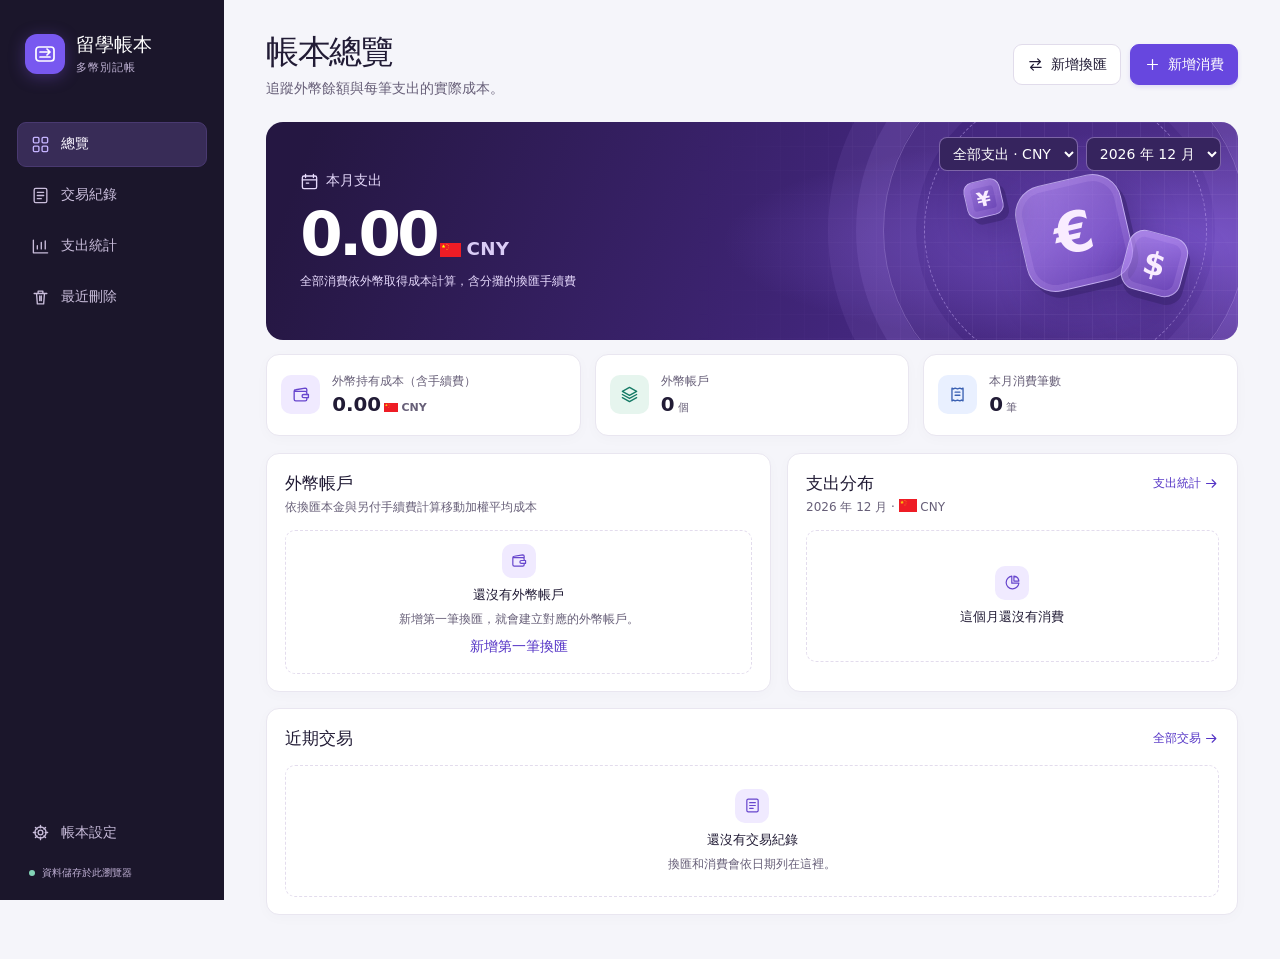
<file: index.html>
<!DOCTYPE html>
<html lang="zh-Hant">
<head>
  <meta charset="utf-8">
  <meta name="viewport" content="width=device-width, initial-scale=1">
  <meta name="theme-color" content="#19152b">
  <title>留學帳本｜多幣別記帳</title>
  <style>:root {
  color-scheme: light;
  --bg: #f5f5fa;
  --surface: #fff;
  --text: #211b35;
  --muted: #675f78;
  --line: #e9e6f0;
  --accent: #6747df;
  --accent-dark: #5535c6;
  --lavender: #f0eaff;
  --nav: #1b162b;
  --green: #13796a;
  --danger: #b12e47;
  --shadow: 0 3px 14px #25134a06;
  font-family: Inter, "Microsoft JhengHei UI", "Microsoft JhengHei", "PingFang TC", "Noto Sans TC", system-ui, sans-serif;
  font-synthesis: none;
}
* { box-sizing: border-box; }
body { margin: 0; background: var(--bg); color: var(--text); font-size: 14px; }
button, input, select { font: inherit; }
button { cursor: pointer; }
a { color: inherit; text-decoration: none; }
button:focus-visible, a:focus-visible, select:focus-visible, input:focus-visible, [tabindex]:focus-visible {
  outline: 3px solid #a38df4; outline-offset: 3px;
}
[hidden] { display: none !important; }
h1, h2, h3, p { margin: 0; }
svg { width: 19px; height: 19px; display: block; }
[data-icon] { display: inline-flex; align-items: center; justify-content: center; flex: none; }
.app { min-height: 100vh; display: grid; grid-template-columns: 224px minmax(0, 1fr); }
.sidebar {
  color: #e8e1f5; background: var(--nav); min-width: 0; height: 100vh; position: sticky;
  top: 0; display: flex; flex-direction: column; padding: 32px 17px 19px;
}
.brand { display: flex; gap: 11px; align-items: center; margin: 0 8px; font-size: 19px; font-weight: 800; color: #fff; }
.brand small { display: block; font-size: 11px; line-height: 1.5; margin-top: 2px; font-weight: 600;
  color: #c0b3d5; letter-spacing: .08em; }
.brand-mark { width: 40px; height: 40px; border-radius: 12px; color: #fff; background: #7858f0; box-shadow: 0 3px 16px #8459ea57; }
.brand-mark svg { width: 24px; height: 24px; }
.nav { display: grid; gap: 6px; margin-top: 45px; }
.nav a, .settings-link {
  display: flex; align-items: center; gap: 11px; min-height: 45px; padding: 9px 13px;
  border: 1px solid transparent; border-radius: 9px; font-weight: 700; white-space: nowrap; color: #c9bddb;
}
.nav a:hover, .settings-link:hover { background: #fff1; color: white; }
.nav a[aria-current="page"] { color: #f9f5ff; background: #382c57; border-color: #493970; }
.nav a[aria-current="page"] [data-icon] { color: #c5b4ff; }
.sidebar-bottom { margin-top: auto; display: grid; gap: 7px; }
.settings-link { background: transparent; text-align: left; }
.storage-state { display: flex; gap: 7px; align-items: center; margin: 4px 0 1px 12px; font-size: 10px; color: #bfb0d4; }
.storage-state > span:first-child { border-radius: 100%; width: 6px; height: 6px; background: #83d4b7; }
.main { min-width: 0; padding: 32px clamp(24px, 3.3vw, 54px) 44px; }
.workspace { max-width: 1250px; margin: 0 auto; }
.page-header { display: flex; gap: 18px; align-items: center; justify-content: space-between; margin-bottom: 24px; }
.page-header h1 { font-size: clamp(27px, 2.6vw, 36px); line-height: 1.23; font-weight: 850; letter-spacing: -.045em; }
.page-header p { margin-top: 7px; color: var(--muted); }
.page-actions, .settings-actions { display: flex; align-items: center; gap: 9px; flex-wrap: wrap; }
.button { display: inline-flex; align-items: center; justify-content: center; gap: 7px; min-height: 41px; padding: 9px 13px;
  border-radius: 9px; font-weight: 750; border: 1px solid transparent; white-space: nowrap; }
.button svg { width: 17px; height: 17px; }
.primary { color: #fff; background: var(--accent); border-color: var(--accent); box-shadow: 0 2px 4px #6747df28; }
.primary:hover { background: var(--accent-dark); }
.secondary { color: var(--text); background: #fff; border-color: #e1dceb; }
.secondary:hover { border-color: #b9a6ef; background: #faf7ff; }
.danger { background: #a92b42; color: white; }
.danger:hover { background: #8d2035; }
.text-button { display: inline-flex; align-items: center; gap: 3px; padding: 4px 0; border: 0; color: var(--accent-dark); background: none; font-weight: 750; white-space: nowrap; }
.text-button:hover { text-decoration: underline; }
.text-button svg { width: 15px; height: 15px; }
.notice {
  margin: 0 0 16px; border: 1px solid #cbe9db; background: #eaf7f1; color: #186451; border-radius: 10px; padding: 10px 13px;
}
.notice.error { background: #fff0f2; border-color: #f5d1d8; color: var(--danger); }
.hero {
  position: relative; isolation: isolate; min-height: 218px; overflow: hidden; display: flex;
  flex-direction: column; align-items: flex-start; justify-content: center; padding: 28px 34px;
  color: #fff; background: linear-gradient(111deg, #251742 5%, #42267c 62%, #51318e 100%); border-radius: 17px;
}
.hero .scope { color: #e6dafc; display: flex; align-items: center; gap: 7px; font-weight: 700; }
.scope [data-icon] svg { width: 16px; height: 16px; }
.hero-amount { margin: 12px 0 9px; font-family: Inter, system-ui, sans-serif; font-weight: 750; font-size: clamp(32px, 5.1vw, 61px);
  line-height: 1; letter-spacing: -.06em; font-variant-numeric: tabular-nums; overflow-wrap: anywhere; max-width: 100%; }
.hero-amount small { color: #daccf6; font-size: .30em; letter-spacing: .015em; margin-left: 4px; white-space: nowrap; }
.hero-note { color: #e7dafd; font-size: 12px; }
.hero-art { position: absolute; inset: 0 0 0 43%; z-index: -1; overflow: hidden; pointer-events: none;
  background: radial-gradient(ellipse at 87% 55%, #8c65e8a0, #7b49ce00 65%); }
.hero-art::before { content: ""; position: absolute; inset: 0; opacity: .30;
  background-image: linear-gradient(#ac91dd5c 1px, transparent 1px), linear-gradient(90deg, #ac91dd5c 1px, transparent 1px);
  background-size: 24px 24px; mask-image: linear-gradient(90deg, transparent, #000 72%); }
.orbit { position: absolute; right: -10px; top: -74px; width: 365px; height: 365px;
  border-radius: 50%; border: 1px solid #d2b9ff52; box-shadow: 0 0 0 27px #c19cff1c, 0 0 0 55px #c19cff14, inset 0 0 0 32px #c19cff14; }
.orbit::after { content: ""; position: absolute; inset: 40px; border-radius: inherit; border: 1px dashed #d2b9ff73; }
.coin { position: absolute; display: grid; place-items: center; border: 1px solid #e1d3ff9e;
  color: #f9ecff; background: linear-gradient(145deg, #c19affad, #6b40bc80); box-shadow: inset 0 0 0 6px #d7b5ff29, 4px 7px 0 #38216b83, 9px 16px 38px #28115569;
  border-radius: 27%; font: 700 56px/1 system-ui, sans-serif; }
.coin-eur { width: 108px; height: 108px; right: 110px; top: 57px; transform: rotate(-13deg); }
.coin-usd { width: 61px; height: 61px; right: 53px; top: 111px; transform: rotate(15deg); font-size: 32px; }
.coin-jpy { width: 37px; height: 37px; right: 236px; top: 58px; transform: rotate(-13deg); font-size: 20px; }
.spending-controls { position: absolute; right: 17px; top: 15px; display: flex; align-items: center; gap: 8px; }
.spending-controls select { min-height: 34px; border: 1px solid #b99de58a; border-radius: 8px; padding: 4px 9px;
  color: #fff; background: #36245e; }
.metrics { display: grid; grid-template-columns: repeat(3, minmax(0, 1fr)); gap: 14px; margin: 14px 0 17px; }
.metric { display: flex; align-items: center; gap: 12px; min-width: 0; padding: 14px; min-height: 82px; }
.panel, .metric { border: 1px solid var(--line); background: var(--surface); border-radius: 13px; box-shadow: var(--shadow); }
.metric-icon, .wallet-icon, .row-icon, .empty-icon { width: 39px; height: 39px; border-radius: 10px;
  display: grid; place-items: center; flex: none; background: #f0eaff; color: #6746cd; }
.tone-green, .wallet-icon.green { background: #e6f5ee; color: #157a65; }
.tone-blue { background: #e9f0ff; color: #3a60b2; }
.wallet-icon.rose { background: #fbe9f0; color: #a34671; }
.metric-label { display: block; font-size: 12px; color: var(--muted); margin-bottom: 3px; }
.metric-value { font: 750 clamp(15px, 1.55vw, 24px)/1.2 system-ui, sans-serif; overflow-wrap: anywhere; font-variant-numeric: tabular-nums; }
.metric-value small { font: 650 11px/1 system-ui, sans-serif; color: var(--muted); margin-left: 3px; }
.overview-grid { display: grid; grid-template-columns: 1.12fr 1fr; gap: 16px; margin-bottom: 16px; }
.panel { min-width: 0; padding: 17px 18px; }
.panel-heading { display: flex; align-items: flex-start; justify-content: space-between; gap: 8px; margin-bottom: 14px; }
.panel-heading h2 { font-size: 17px; font-weight: 800; line-height: 1.45; }
.panel-heading p { color: var(--muted); font-size: 12px; margin-top: 3px; }
.panel-heading .text-button { font-size: 12px; }
.empty { display: grid; justify-items: center; align-content: center; gap: 6px; text-align: center;
  min-height: 132px; border: 1px dashed #e3dced; border-radius: 10px; padding: 13px; }
.empty strong { font-size: 13px; }
.empty p { color: var(--muted); font-size: 12px; line-height: 1.55; }
.empty-icon { width: 34px; height: 34px; border-radius: 10px; margin-bottom: 2px; }
.empty-icon svg { width: 17px; height: 17px; }
.wallet-list { display: grid; gap: 8px; }
.wallet-item { display: grid; grid-template-columns: minmax(0, 1fr) auto; align-items: start; gap: 8px; background: #faf9fd;
  border: 1px solid #eeebf5; border-radius: 10px; padding: 11px; }
.wallet-name { display: flex; align-items: center; gap: 8px; min-width: 0; }
.wallet-icon { font: 750 18px/1 system-ui, sans-serif; width: 36px; height: 36px; }
.wallet-icon.long { font-size: 12px; }
.wallet-name strong { font-size: 13px; display: block; }
.wallet-name small { color: var(--muted); font-size: 11px; display: block; margin-top: 2px; overflow-wrap: anywhere; }
.wallet-value { text-align: right; overflow-wrap: anywhere; }
.wallet-value strong { font: 750 18px/1.3 system-ui, sans-serif; }
.wallet-costs { grid-column: 1 / -1; display: grid; grid-template-columns: repeat(2, minmax(0, 1fr)); gap: 9px;
  border-top: 1px solid #ede8f4; padding-top: 9px; }
.wallet-basis { min-width: 0; padding: 8px; border-radius: 8px; background: #fff; border: 1px solid #ece7f4; }
.wallet-basis:last-child { background: #f3edff; border-color: #e8def9; }
.wallet-basis h3 { color: #493379; font-size: 12px; margin-bottom: 5px; }
.wallet-basis dl { margin: 0; }
.wallet-basis dt { color: var(--muted); font-size: 10px; }
.wallet-basis dd { margin: 1px 0 0; font: 700 12px/1.4 system-ui, sans-serif; overflow-wrap: anywhere; }
.wallet-basis dd + dt { margin-top: 6px; }
.distribution { display: grid; grid-template-columns: 104px minmax(0, 1fr); gap: 14px; align-items: center; min-height: 124px; }
.donut { width: 104px; height: 104px; border-radius: 50%; display: grid; place-items: center; }
.donut > span { width: 75px; height: 75px; background: white; border-radius: 50%; display: grid; place-content: center; text-align: center; color: var(--muted); font-size: 11px; }
.donut strong { color: var(--text); font: 750 18px/1.1 system-ui, sans-serif; }
.legend { display: grid; gap: 7px; min-width: 0; }
.legend-row { display: grid; grid-template-columns: minmax(48px, 1fr) auto; align-items: center; gap: 5px; font-size: 12px; }
.legend-row > span { display: flex; align-items: center; gap: 6px; }
.legend-row i { width: 8px; height: 8px; border-radius: 50%; flex: none; }
.legend-row strong { text-align: right; overflow-wrap: anywhere; }
.legend-row small { color: var(--muted); font-size: 10px; font-weight: 500; margin-left: 3px; }
.table-wrap { overflow-x: auto; }
table { width: 100%; border-collapse: collapse; font-size: 13px; white-space: nowrap; }
thead { background: #f7f5fb; color: var(--muted); }
th, td { text-align: left; padding: 10px 9px; }
th { font-weight: 700; font-size: 11px; }
th:first-child { border-radius: 7px 0 0 7px; }
th:last-child { border-radius: 0 7px 7px 0; }
tbody tr:not(:last-child) { border-bottom: 1px solid #efedf4; }
td small { display: block; color: var(--muted); font-size: 11px; margin-top: 2px; }
.row-name { display: flex; gap: 7px; align-items: center; }
.row-name small { white-space: normal; overflow-wrap: anywhere; max-width: 230px; }
.row-name .record-location { display: flex; align-items: flex-start; gap: 3px; }
.record-location svg { width: 13px; height: 13px; flex: none; }
.row-icon { width: 28px; height: 28px; border-radius: 8px; }
.row-icon svg { width: 15px; height: 15px; }
.amount-cell { text-align: right; font-variant-numeric: tabular-nums; }
.amount-cell .incoming { color: var(--green); }
.cost-toggle { display: flex; font-size: 11px; margin: 1px 0 0 auto; min-height: 24px; padding: 1px 0; }
.cost-toggle svg { width: 13px; height: 13px; }
.cost-toggle[aria-expanded="true"] svg { transform: rotate(180deg); }
.cost-detail-row td { padding-top: 0; }
.transaction-costs { display: grid; grid-template-columns: repeat(2, minmax(0, 1fr)); gap: 9px; margin: 0;
  padding: 8px; border-radius: 9px; border: 1px solid #ece7f4; background: #f7f3ff; white-space: normal; }
.transaction-costs > div { padding: 2px 7px; }
.transaction-costs dt { color: var(--muted); font-size: 11px; }
.transaction-costs dd { margin: 2px 0 0; font-weight: 750; overflow-wrap: anywhere; }
.table-actions { text-align: right; }
.restore-button { min-height: 34px; padding: 5px 10px; color: var(--accent-dark); }
.deleted-time-mobile { display: none; }
.icon-button { display: inline-flex; align-items: center; justify-content: center; background: transparent; color: var(--muted);
  border: 1px solid transparent; border-radius: 7px; width: 32px; height: 32px; padding: 0; }
.icon-button:hover { color: var(--accent-dark); background: var(--lavender); }
.icon-button.delete:hover { color: var(--danger); background: #fff0f3; }
.icon-button svg { width: 16px; height: 16px; }
.toolbar { display: flex; flex-wrap: wrap; gap: 9px; align-items: end; justify-content: space-between; margin-bottom: 15px; }
.filters { display: flex; flex-wrap: wrap; gap: 9px; }
.filter { display: grid; gap: 3px; color: var(--muted); font-size: 11px; font-weight: 650; }
.filter select { background: #fff; border: 1px solid #e2ddeb; border-radius: 8px; min-height: 34px;
  color: var(--text); padding: 4px 10px; min-width: 105px; font-size: 13px; }
.count-label { color: var(--muted); font-size: 12px; margin: 0 0 6px; }
.toolbar-links, .trash-toolbar { align-items: center; }
.toolbar-links { display: flex; gap: 12px; }
.toolbar-links .count-label, .trash-toolbar .count-label { margin: 0; }
.report-grid { display: grid; grid-template-columns: minmax(0, 1.4fr) minmax(0, 1fr); gap: 16px; }
.report-grid .panel { min-height: 228px; }
.daily-chart { display: grid; gap: 1px; }
.day { display: grid; grid-template-columns: 50px minmax(0, 1fr) auto; align-items: center; gap: 8px; padding: 7px 0; font-size: 12px; }
.bar-track { height: 8px; border-radius: 6px; background: #f1ecfa; overflow: hidden; }
.bar-track span { display: block; background: #8062ed; height: 100%; border-radius: inherit; }
dialog { padding: 0; width: min(520px, calc(100% - 26px)); max-height: calc(100% - 26px); border: 1px solid #e2d9ed;
  border-radius: 17px; background: #fff; color: var(--text); box-shadow: 0 18px 80px #20103947; overflow: auto; }
dialog::backdrop { background: #23183779; }
.dialog-head { display: flex; justify-content: space-between; align-items: flex-start; gap: 12px; padding: 19px 20px 15px; border-bottom: 1px solid var(--line); }
.dialog-head h2 { font-size: 21px; }
.dialog-head p, .settings-body p { color: var(--muted); font-size: 13px; margin-top: 4px; line-height: 1.55; }
.dialog-body { padding: 17px 20px; }
.dialog-footer { display: flex; justify-content: flex-end; gap: 8px; padding: 13px 20px; border-top: 1px solid var(--line); }
.form-grid { display: grid; grid-template-columns: repeat(2, minmax(0, 1fr)); gap: 12px; }
.exchange-rates { grid-column: 1 / -1; padding: 11px; background: #f7f3ff; border: 1px solid #ede4fb; border-radius: 9px; }
.location-field { grid-column: 1 / -1; display: grid; gap: 6px; }
.location-entry { display: grid; grid-template-columns: minmax(0, 1fr) auto; gap: 8px; align-items: end; }
.location-button { min-height: 40px; padding: 7px 9px; font-size: 12px; }
.location-button:disabled { color: var(--muted); background: #f6f4fa; cursor: default; }
.location-existing { justify-self: start; font-size: 12px; }
.location-existing:disabled { color: var(--muted); cursor: default; }
.location-help, .location-feedback { font-size: 12px; color: var(--muted); }
.location-help a { text-decoration: underline; }
.location-feedback.error { color: var(--danger); }
.field { display: grid; gap: 5px; font-weight: 700; font-size: 13px; min-width: 0; }
.field small { color: var(--muted); font-weight: 500; }
.field.full { grid-column: 1 / -1; }
.field input, .field select { min-width: 0; width: 100%; min-height: 40px; padding: 8px; color: var(--text); background: #fff;
  border: 1px solid #ded7e9; border-radius: 8px; font-weight: 500; }
.field input::placeholder { color: #827994; }
.currency-flag { display: block; width: 23px; height: 16px; object-fit: contain; flex: none; }
.currency-tag .currency-flag { display: inline-block; width: 18px; height: 13px;
  margin-inline-end: .3em; vertical-align: -.12em; }
.currency-code { white-space: nowrap; }
.hero-amount .currency-flag { width: 21px; height: 15px; }
.metric-value .currency-flag { width: 14px; height: 10px; }
@supports (appearance: base-select) {
  .flag-select, .flag-select::picker(select) { appearance: base-select; }
  .flag-select::picker(select) { max-height: min(320px, 55vh); overflow-y: auto; padding: 4px;
    background: #fff; color: var(--text); border: 1px solid #ded7e9; border-radius: 9px; box-shadow: 0 8px 26px #20103924; }
  .flag-select selectedcontent, .flag-select option { display: flex; gap: 7px; align-items: center; min-width: 0; }
  .flag-select selectedcontent span { overflow: hidden; text-overflow: ellipsis; white-space: nowrap; }
  .flag-select option { padding: 7px 8px; min-height: 32px; border-radius: 5px; }
  .flag-select option:checked, .flag-select option:hover, .flag-select option:focus-visible { background: #f0eaff; }
  .flag-select option::checkmark { order: 1; margin-left: auto; color: var(--accent-dark); }
  .flag-select::picker-icon { color: var(--muted); }
  .spending-controls .flag-select::picker-icon { color: #e7dafd; }
  .spending-controls selectedcontent .currency-flag { width: 18px; height: 13px; }
}
.form-preview { background: #f3edff; color: #493379; border-radius: 8px; padding: 9px 10px; margin-top: 12px; line-height: 1.5; font-size: 13px; }
.form-error { padding: 8px 9px; color: var(--danger) !important; background: #fff1f3; border-radius: 8px; margin-top: 10px !important; font-size: 13px; }
.settings-divider { border-top: 1px solid var(--line); margin-top: 14px; padding-top: 14px; }
.settings-divider h3 { font-size: 15px; }
.settings-actions { margin-top: 10px; }
@media (max-width: 1050px) {
  .app { grid-template-columns: 190px minmax(0, 1fr); }
  .sidebar { padding-left: 12px; padding-right: 12px; }
  .overview-grid { grid-template-columns: 1fr 1fr; }
  .distribution { grid-template-columns: 77px minmax(0, 1fr); gap: 8px; }
  .donut { width: 77px; height: 77px; }
  .donut > span { width: 56px; height: 56px; font-size: 9px; }
}
@media (max-width: 800px) {
  .app { display: block; }
  .sidebar { position: static; height: auto; padding: 12px 16px; display: grid; grid-template-columns: minmax(0, 1fr) auto; align-items: center; gap: 10px; }
  .brand { margin: 0; font-size: 16px; }
  .brand-mark { width: 33px; height: 33px; border-radius: 10px; }
  .brand small, .storage-state { display: none; }
  .sidebar-bottom { grid-column: 2; grid-row: 1; display: flex; gap: 5px; }
  .settings-link { margin: 0; padding: 5px 6px; min-height: 34px; font-size: 11px; gap: 4px; }
  .settings-link svg { width: 14px; height: 14px; }
  .nav { grid-column: 1 / -1; display: flex; margin: 0; }
  .nav a { min-height: 36px; padding: 4px 8px; gap: 4px; font-size: 12px; }
  .nav a svg { width: 15px; height: 15px; }
  .main { padding: 20px 16px 35px; }
  .page-header { margin-bottom: 16px; }
  .hero { min-height: 190px; }
}
@media (max-width: 540px) {
  .page-header { display: grid; gap: 9px; }
  .page-header p { font-size: 12px; }
  .page-actions .button { min-height: 36px; font-size: 12px; }
  .hero { padding: 45px 16px 17px; min-height: 169px; }
  .spending-controls { right: 9px; top: 8px; gap: 5px; }
  .spending-controls select { min-height: 27px; padding: 3px 5px; font-size: 11px; }
  .spending-controls selectedcontent { gap: 4px; }
  .spending-controls selectedcontent .currency-flag { width: 14px; height: 10px; }
  .hero-amount .currency-flag { width: 16px; height: 11px; }
  .wallet-basis .currency-tag .currency-flag { width: 14px; height: 10px; }
  .hero-art { inset: 0 0 0 35%; opacity: .58; }
  .coin-eur { width: 74px; height: 74px; right: 41px; top: 60px; font-size: 39px; }
  .coin-usd { width: 43px; height: 43px; right: 12px; top: 107px; font-size: 24px; }
  .coin-jpy { width: 27px; height: 27px; right: 131px; top: 41px; font-size: 16px; }
  .orbit { width: 235px; height: 235px; top: -18px; right: -46px; }
  .metrics { margin: 9px 0 12px; gap: 6px; }
  .metric { padding: 8px; display: block; min-height: 75px; }
  .metric-icon { width: 23px; height: 23px; border-radius: 6px; margin-bottom: 5px; }
  .metric-icon svg { width: 14px; height: 14px; }
  .metric-label { font-size: 10px; }
  .metric-value { font-size: 13px; }
  .metric-value small { font-size: 9px; }
  .overview-grid, .report-grid { grid-template-columns: 1fr; gap: 10px; margin-bottom: 10px; }
  .panel { padding: 12px; }
  .compact-table table, .compact-table th, .deleted-table table, .deleted-table th { font-size: 10px; }
  .compact-table th, .compact-table td, .deleted-table th, .deleted-table td { padding: 8px 5px; }
  .compact-table th, .deleted-table th { white-space: normal; }
  .compact-table .row-icon, .deleted-table .row-icon, .deleted-time-column { display: none; }
  .compact-table .row-name strong, .deleted-table .row-name strong { white-space: normal; }
  .compact-table td small, .deleted-table td small { font-size: 9px; }
  .compact-table .currency-tag .currency-flag, .deleted-table .currency-tag .currency-flag {
    width: 14px; height: 10px;
  }
  .compact-table .cost-toggle { font-size: 10px; }
  .deleted-table .deleted-time-mobile { display: block; white-space: normal; }
  .deleted-table .restore-button { min-height: 30px; padding: 4px 7px; }
  .transaction-costs dt { font-size: 10px; }
}
@media (max-width: 360px) {
  .location-entry { grid-template-columns: minmax(0, 1fr); }
  .location-button { justify-self: start; }
}
</style>
</head>
<body>
  <div class="app">
    <aside class="sidebar" aria-label="帳本導覽">
      <a class="brand" href="#overview" aria-label="留學帳本總覽">
        <span class="brand-mark" data-icon="brand"></span>
        <span>留學帳本<small>多幣別記帳</small></span>
      </a>
      <nav class="nav" aria-label="主要頁面">
        <a href="#overview" data-page="overview"><span data-icon="grid"></span>總覽</a>
        <a href="#history" data-page="history"><span data-icon="list"></span>交易紀錄</a>
        <a href="#reports" data-page="reports"><span data-icon="chart"></span>支出統計</a>
        <a href="#deleted" data-page="deleted"><span data-icon="trash"></span>最近刪除</a>
      </nav>
      <div class="sidebar-bottom">
        <button type="button" class="settings-link" id="open-settings"><span data-icon="settings"></span>帳本設定</button>
        <div class="storage-state"><span></span><span id="storage-label">資料儲存於此瀏覽器</span></div>
      </div>
    </aside>

    <main class="main">
      <div class="workspace">
        <header class="page-header">
          <div>
            <h1 id="page-title">帳本總覽</h1>
            <p id="page-caption">追蹤外幣餘額與每筆支出的實際成本。</p>
          </div>
          <div class="page-actions" id="page-actions">
            <button type="button" class="button secondary" id="new-exchange"><span data-icon="exchange"></span>新增換匯</button>
            <button type="button" class="button primary" id="new-expense"><span data-icon="plus"></span>新增消費</button>
          </div>
        </header>
        <div id="notice" class="notice" role="status" hidden></div>
        <div id="view"></div>
      </div>
    </main>
  </div>

  <dialog id="transaction-dialog" aria-labelledby="transaction-title">
    <form id="transaction-form" novalidate>
      <div class="dialog-head">
        <div><h2 id="transaction-title"></h2><p id="transaction-caption"></p></div>
        <button type="button" class="icon-button" data-close aria-label="關閉"><span data-icon="close"></span></button>
      </div>
      <div class="dialog-body">
        <div class="form-grid" id="transaction-fields"></div>
        <div class="form-preview" id="transaction-preview" hidden aria-live="polite"></div>
        <p class="form-error" id="transaction-error" role="alert" hidden></p>
      </div>
      <div class="dialog-footer">
        <button type="button" class="button secondary" data-close>取消</button>
        <button type="submit" class="button primary" id="save-transaction">儲存交易</button>
      </div>
    </form>
  </dialog>

  <dialog id="settings-dialog" aria-labelledby="settings-title">
    <div class="dialog-head">
      <div><h2 id="settings-title">帳本設定</h2><p>管理我的帳本與本機備份。</p></div>
      <button type="button" class="icon-button" data-close aria-label="關閉"><span data-icon="close"></span></button>
    </div>
    <div class="dialog-body settings-body">
      <label class="field"><span>基準貨幣</span><select id="base-currency"></select></label>
      <p class="field-help" id="base-help"></p>
      <div class="settings-divider">
        <h3>備份與還原</h3>
        <p>下載的 JSON 檔可在其他瀏覽器或裝置上匯入。</p>
        <div class="settings-actions">
          <button type="button" class="button secondary" id="export-data"><span data-icon="download"></span>匯出備份</button>
          <button type="button" class="button secondary" id="import-data"><span data-icon="upload"></span>匯入備份</button>
          <input type="file" id="backup-file" accept=".json,application/json" hidden>
        </div>
      </div>
      <p class="form-error" id="settings-error" role="alert" hidden></p>
    </div>
    <div class="dialog-footer"><button type="button" class="button primary" data-close>完成</button></div>
  </dialog>

  <dialog id="confirm-dialog" aria-labelledby="confirm-title">
    <div class="dialog-head"><div><h2 id="confirm-title"></h2><p id="confirm-caption"></p></div>
      <button type="button" class="icon-button" data-close aria-label="關閉"><span data-icon="close"></span></button></div>
    <div class="dialog-footer">
      <button type="button" class="button secondary" data-close autofocus>取消</button>
      <button type="button" class="button danger" id="confirm-action"></button>
    </div>
  </dialog>
  <noscript><p class="notice">請在瀏覽器中啟用 JavaScript 以使用留學帳本。</p></noscript>
  <script>
  const currencies = {
  CNY: ['人民幣', '¥', 2, 'rose'], EUR: ['歐元', '€', 2, 'violet'],
  USD: ['美元', '$', 2, 'green'], JPY: ['日圓', '¥', 0, 'rose'],
  TWD: ['新臺幣', 'NT$', 2, 'green'], GBP: ['英鎊', '£', 2, 'violet'],
  HKD: ['港幣', 'HK$', 2, 'rose'], CAD: ['加幣', 'C$', 2, 'rose'],
  AUD: ['澳幣', 'A$', 2, 'green'], SGD: ['新加坡幣', 'S$', 2, 'green'],
  KRW: ['韓元', '₩', 0, 'violet'], CHF: ['瑞士法郎', 'CHF', 2, 'rose'],
  NZD: ['紐西蘭幣', 'NZ$', 2, 'green'], INR: ['印度盧比', '₹', 2, 'violet'],
  MYR: ['馬來西亞令吉', 'RM', 2, 'green'], THB: ['泰銖', '฿', 2, 'violet'],
  VND: ['越南盾', '₫', 0, 'rose'], PHP: ['菲律賓披索', '₱', 2, 'violet']
};
const categories = {
  food: ['餐飲', '#7658ed'], transit: ['交通', '#27aa93'], housing: ['住宿', '#edaa51'],
  tuition: ['學習', '#5099ef'], shopping: ['購物', '#e87db1'], leisure: ['娛樂', '#9b72d5'],
  health: ['醫療', '#ee797c'], other: ['其他', '#7b8ba9']
};
const has = (object, key) => Object.hasOwn(object, key);
const isCurrency = code => typeof code === 'string' && has(currencies, code);
const group = new Intl.NumberFormat('zh-TW');
const scale = currency => 10n ** BigInt(currencies[currency][2]);
const ratePlaces = 12;
const rateScale = 10n ** BigInt(ratePlaces);
const bookVersion = 3;
const maxPlaceLength = 120;
const emptyBook = (base = 'CNY') => ({ version: bookVersion, base, entries: [] });
const isActive = row => row.deletedAt === undefined;

function validCoordinates(point) {
  return point && Number.isFinite(point.latitude) && Math.abs(point.latitude) <= 90 &&
    Number.isFinite(point.longitude) && Math.abs(point.longitude) <= 180 &&
    (point.accuracy === undefined || (Number.isFinite(point.accuracy) && point.accuracy >= 0));
}

function dateKey(date = new Date()) {
  const year = String(date.getFullYear()).padStart(4, '0');
  const month = String(date.getMonth() + 1).padStart(2, '0');
  const day = String(date.getDate()).padStart(2, '0');
  return year + '-' + month + '-' + day;
}

function validDate(value) {
  if (typeof value !== 'string' || !/^\d{4}-\d{2}-\d{2}$/.test(value)) return false;
  const date = new Date(value + 'T12:00:00');
  return Number.isFinite(date.getTime()) && dateKey(date) === value && value.slice(0, 4) !== '0000';
}

function scaledDecimal(value, places) {
  const [whole, fraction = ''] = value.split('.');
  return BigInt(whole) * (10n ** BigInt(places)) + BigInt(fraction.padEnd(places, '0') || '0');
}

function readAmount(value, currency, label, allowZero = false) {
  const clean = value.trim();
  const places = currencies[currency][2];
  const pattern = places ? /^\d{1,12}(?:\.\d{1,2})?$/ : /^\d{1,12}$/;
  if (!pattern.test(clean)) {
    const limit = places ? '12 位整數及 2 位小數' : '12 位整數';
    throw new Error(label + '的格式有誤，最多輸入 ' + limit + '。');
  }
  const amount = scaledDecimal(clean, places);
  if (amount === 0n && !allowZero) throw new Error(label + '必須大於 0。');
  return amount.toString();
}

function readRate(value, currency, base) {
  const clean = (value ?? '').trim();
  const label = currency + ' 兌 ' + base + ' 的匯率';
  if (!clean) throw new Error('請輸入 ' + label + '。');
  if (!/^(?:\d{1,12}(?:\.\d{1,12})?|\.\d{1,12})$/.test(clean)) {
    throw new Error(label + '最多可輸入 12 位整數及 12 位小數。');
  }
  const rate = scaledDecimal(clean, ratePlaces);
  if (rate === 0n) throw new Error(label + '必須大於 0。');
  return rate.toString();
}

function decimal(amount, places, grouped = true, trim = false) {
  const factor = 10n ** BigInt(places);
  const sign = amount < 0n ? '−' : '';
  const positive = amount < 0n ? -amount : amount;
  const whole = positive / factor;
  let fraction = places ? String(positive % factor).padStart(places, '0') : '';
  if (trim) fraction = fraction.replace(/0+$/, '');
  return sign + (grouped ? group.format(whole) : String(whole)) + (fraction ? '.' + fraction : '');
}

const number = (amount, currency) => decimal(amount, currencies[currency][2]);
const inputAmount = (amount, currency) => decimal(BigInt(amount), currencies[currency][2], false, true);
const rateText = value => decimal(BigInt(value), ratePlaces, false, true);
const money = (amount, currency) => currency + ' ' + number(amount, currency);
const rounded = (numerator, denominator) => (numerator + denominator / 2n) / denominator;
const balanceCost = (wallet, basis = wallet.withFees) => rounded(wallet.units * basis.numerator, basis.denominator);
const percent = (part, total) => total ? Number(rounded(part * 1000n, total)) / 10 : 0;

function averageCostAmount(wallet, currency, base, basis = wallet.withFees) {
  if (!wallet.units) return null;
  const precision = 7;
  const amount = rounded(basis.numerator * scale(currency) * (10n ** BigInt(precision)),
    basis.denominator * scale(base));
  return decimal(amount, precision, true, true);
}

function gcd(left, right) {
  while (right) {
    [left, right] = [right, left % right];
  }
  return left;
}

function paymentRateCurrencies(principalCurrency, feeCurrency, hasFee, base) {
  const paid = hasFee ? [principalCurrency, feeCurrency] : [principalCurrency];
  return [...new Set(paid)].filter(currency => currency !== base);
}

function exchangeCosts(row, base) {
  const principalScale = scale(row.principalCurrency);
  const feeScale = scale(row.feeCurrency);
  const rate = currency => currency === base ? rateScale : BigInt(row.rates[currency]);
  const principal = BigInt(row.principal) * rate(row.principalCurrency) * scale(base);
  const fee = BigInt(row.fee);
  const feeCost = fee ? fee * rate(row.feeCurrency) * scale(base) : 0n;
  return {
    beforeFees: rounded(principal, rateScale * principalScale),
    withFees: rounded(principal * feeScale + feeCost * principalScale, rateScale * principalScale * feeScale)
  };
}

function acquire(basis, balance, updatedBalance, cost) {
  const numerator = balance * basis.numerator + cost * basis.denominator;
  const denominator = updatedBalance * basis.denominator;
  const divisor = gcd(numerator, denominator);
  return { numerator: numerator / divisor, denominator: denominator / divisor };
}

function calculate(book) {
  const wallets = new Map();
  const rows = [];
  // Sorting is stable. Entries on the same date retain their original recording order.
  const entries = book.entries.filter(isActive).sort((a, b) => a.date.localeCompare(b.date));
  const zeroBasis = { numerator: 0n, denominator: 1n };
  for (const entry of entries) {
    const amount = BigInt(entry.amount);
    const wallet = wallets.get(entry.currency) ?? { units: 0n, beforeFees: zeroBasis, withFees: zeroBasis };
    let costBeforeFees;
    let cost;
    if (entry.type === 'exchange') {
      const costs = exchangeCosts(entry, book.base);
      const units = wallet.units + amount;
      wallet.beforeFees = acquire(wallet.beforeFees, wallet.units, units, costs.beforeFees);
      wallet.withFees = acquire(wallet.withFees, wallet.units, units, costs.withFees);
      wallet.units = units;
      costBeforeFees = costs.beforeFees;
      cost = costs.withFees;
    } else {
      if (amount > wallet.units) {
        throw new Error(entry.date + ' 的 ' + entry.currency + ' 消費餘額不足（可用 ' +
          money(wallet.units, entry.currency) + '，消費 ' + money(amount, entry.currency) + '）。');
      }
      const before = balanceCost(wallet);
      const beforeWithoutFees = balanceCost(wallet, wallet.beforeFees);
      wallet.units -= amount;
      // Allocate the difference in rounded balances to keep the ledger balanced to the smallest unit.
      cost = before - balanceCost(wallet);
      costBeforeFees = beforeWithoutFees - balanceCost(wallet, wallet.beforeFees);
    }
    wallets.set(entry.currency, wallet);
    rows.push({ ...entry, cost, costBeforeFees, balance: wallet.units, remaining: balanceCost(wallet) });
  }
  return { wallets, rows };
}

function validateBook(book) {
  if (!book || ![1, 2, bookVersion].includes(book.version) || !isCurrency(book.base) || !Array.isArray(book.entries)) {
    throw new Error('備份格式不符。請選擇由此工具匯出的 JSON 檔。');
  }
  const ids = new Set();
  const entries = [];
  const validMinor = (value, currency, allowZero = false) =>
    typeof value === 'string' && /^\d{1,14}$/.test(value) &&
    (allowZero || BigInt(value) > 0n) && BigInt(value) < 10n ** 12n * scale(currency);
  for (const savedRow of book.entries) {
    let row = savedRow;
    if (!row || typeof row.id !== 'string' || !row.id || ids.has(row.id) ||
        !validDate(row.date) || !isCurrency(row.currency) || row.currency === book.base ||
        !validMinor(row.amount, row.currency) || typeof row.note !== 'string' || row.note.length > 100 ||
        !['exchange', 'expense'].includes(row.type)) {
      throw new Error('備份中的交易格式不符。');
    }
    if (!isActive(row)) {
      const deletedAt = typeof row.deletedAt === 'string' ? Date.parse(row.deletedAt) : NaN;
      if (!Number.isFinite(deletedAt) || new Date(deletedAt).toISOString() !== row.deletedAt) {
        throw new Error('備份中的刪除時間有誤。');
      }
    }
    if (row.type === 'exchange') {
      if (book.version === 1) {
        row = { ...row, principalCurrency: book.base, feeCurrency: book.base, rates: {} };
      }
      if (!isCurrency(row.principalCurrency) || !isCurrency(row.feeCurrency) ||
          !validMinor(row.principal, row.principalCurrency) || !validMinor(row.fee, row.feeCurrency, true)) {
        throw new Error('備份中的換匯本金或手續費有誤。');
      }
      const required = paymentRateCurrencies(row.principalCurrency, row.feeCurrency, BigInt(row.fee) > 0n, book.base);
      const rates = row.rates;
      if (!rates || typeof rates !== 'object' || Array.isArray(rates) ||
          Object.keys(rates).length !== required.length || !required.every(currency =>
            has(rates, currency) && typeof rates[currency] === 'string' && /^[1-9]\d{0,23}$/.test(rates[currency]))) {
        throw new Error('備份中的換匯匯率有誤或缺少。');
      }
    }
    if (row.type === 'expense' && !has(categories, row.category)) {
      throw new Error('備份中的消費類別有誤。');
    }
    if ((row.place !== undefined && (typeof row.place !== 'string' || row.place.length > maxPlaceLength)) ||
        (row.coordinates !== undefined && !validCoordinates(row.coordinates))) {
      throw new Error('備份中的交易地點有誤。');
    }
    ids.add(row.id);
    entries.push(row);
  }
  const updated = { ...book, version: bookVersion, entries };
  calculate(updated);
  return updated;
}

  // Flag images (public domain): https://flagpedia.net/download
const currencyFlags = {
  "CNY": "[data-uri]",
  "EUR": "[data-uri]",
  "USD": "[data-uri]",
  "JPY": "[data-uri]",
  "TWD": "[data-uri]",
  "GBP": "[data-uri]",
  "HKD": "[data-uri]",
  "CAD": "[data-uri]",
  "AUD": "[data-uri]",
  "SGD": "[data-uri]",
  "KRW": "[data-uri]",
  "CHF": "[data-uri]",
  "NZD": "[data-uri]",
  "INR": "[data-uri]",
  "MYR": "[data-uri]",
  "THB": "[data-uri]",
  "VND": "[data-uri]",
  "PHP": "[data-uri]"
};
  const icons = {
  brand: '<rect x="3" y="5" width="18" height="14" rx="3"/><path d="M7 10h10m-3-3 3 3-3 3m3 2H7"/>',
  grid: '<rect x="3" y="3" width="7" height="7" rx="1.4"/><rect x="14" y="3" width="7" height="7" rx="1.4"/><rect x="3" y="14" width="7" height="7" rx="1.4"/><rect x="14" y="14" width="7" height="7" rx="1.4"/>',
  list: '<rect x="4" y="3" width="16" height="18" rx="2"/><path d="M8 8h8M8 12h8M8 16h5"/>',
  chart: '<path d="M3 4v16h18M8 15v-4m5 4V7m5 8V5"/>',
  down: '<path d="m6 9 6 6 6-6"/>',
  settings: '<circle cx="12" cy="12" r="3"/><path d="M12 3v3m0 12v3M3 12h3m12 0h3M5.6 5.6l2.1 2.1m8.6 8.6 2.1 2.1m0-12.8-2.1 2.1m-8.6 8.6-2.1 2.1"/><circle cx="12" cy="12" r="7"/>',
  exchange: '<path d="M4 8h15m-4-4 4 4-4 4m5 4H5m4-4-4 4 4 4"/>',
  plus: '<path d="M12 5v14M5 12h14"/>',
  arrow: '<path d="M4 12h15m-6-6 6 6-6 6"/>',
  close: '<path d="m6 6 12 12M18 6 6 18"/>',
  download: '<path d="M12 3v12m-5-5 5 5 5-5M4 16v4h16v-4"/>',
  upload: '<path d="M12 15V3M7 8l5-5 5 5M4 16v4h16v-4"/>',
  calendar: '<rect x="3" y="5" width="18" height="16" rx="2"/><path d="M7 3v4m10-4v4M3 10h18m-13 4h3"/>',
  wallet: '<path d="M20 8V6a2 2 0 0 0-2-2l-12 2a2 2 0 0 0-2 2v10a2 2 0 0 0 2 2h12a2 2 0 0 0 2-2v-2M4 8h14a2 2 0 0 1 2 2v2"/><path d="M22 12h-6a2 2 0 1 0 0 4h6z"/>',
  layer: '<path d="m12 3 9 5-9 5-9-5 9-5zm-9 9 9 5 9-5M3 16l9 5 9-5"/>',
  receipt: '<path d="M5 4l2 1 2-1 3 1 3-1 2 1 2-1v16l-2-1-2 1-3-1-3 1-2-1-2 1zM9 9h6m-6 4h6"/>',
  pie: '<path d="M11 3a9 9 0 1 0 10 10h-10z"/><path d="M14 3v7h7a8 8 0 0 0-7-7z"/>',
  pin: '<path d="M19 10c0 5-7 11-7 11s-7-6-7-11a7 7 0 1 1 14 0Z"/><circle cx="12" cy="10" r="2.4"/>',
  edit: '<path d="m14 6 4 4M5 19l4-.8L19 8l-3-3L6 15z"/>',
  trash: '<path d="M4 7h16M9 7V4h6v3M7 7l1 13h8l1-13m-6 3v6m2-6v6"/>'
};
const byId = id => document.getElementById(id);
const icon = name => '<svg viewBox="0 0 24 24" fill="none" stroke="currentColor" stroke-width="1.7" ' +
  'stroke-linecap="round" stroke-linejoin="round" aria-hidden="true">' + icons[name] + '</svg>';
const esc = value => String(value).replace(/[&<>"']/g, char =>
  ({ '&': '&amp;', '<': '&lt;', '>': '&gt;', '"': '&quot;', "'": '&#39;' })[char]);
const flagImage = code => '<img class="currency-flag" src="' + currencyFlags[code] + '" alt="">';
const currencyTag = (code, label = code) =>
  '<span class="currency-tag' + (label === code ? ' currency-code' : '') + '" data-currency="' + code + '">' +
  flagImage(code) + '<span>' + esc(label) + '</span></span>';
const flaggedAmount = (amount, code, sign = '') => currencyTag(code, sign + money(amount, code));
const flaggedNumber = (amount, code) => currencyTag(code, number(amount, code));
const currencyText = text => String(text ?? '').split(/\b([A-Z]{3})\b/g)
  .map(part => isCurrency(part) ? currencyTag(part) : esc(part)).join('');
const captions = {
  overview: ['帳本總覽', '追蹤外幣餘額與每筆支出的實際成本。'],
  history: ['交易紀錄', '查閱每筆換匯與消費，按月份和幣別篩選。'],
  reports: ['支出統計', '按月份查看每天支出與消費類別。'],
  deleted: ['最近刪除', '復原誤刪的交易，帳本會重新計算成本與餘額。']
};
const deletedTime = new Intl.DateTimeFormat('zh-TW', { dateStyle: 'short', timeStyle: 'short' });
const storageKey = 'study-abroad-ledger-v1';
const todayMonth = () => dateKey().slice(0, 7);
let personal = emptyBook();
let month = todayMonth();
let spendingCurrency = '';
let filters = { month: '', type: '', currency: '' };
let storageText = null;
let storageAllowed = true;
let storageCorrupt = false;
let transaction = null;
let confirmation = null;
let noticeTimer;

function notice(message, error = false) {
  window.clearTimeout(noticeTimer);
  const element = byId('notice');
  element.innerHTML = currencyText(message);
  element.classList.toggle('error', error);
  element.hidden = !message;
  if (message && !error) noticeTimer = window.setTimeout(() => { element.hidden = true; }, 4700);
}

function storageStatus() {
  byId('storage-label').textContent = storageCorrupt ? '本機帳本需要還原' :
    storageAllowed ? '資料儲存於此瀏覽器' : '僅暫存在此視窗';
}

function loadLocal(raw) {
  storageText = raw;
  try {
    personal = raw ? validateBook(JSON.parse(raw)) : emptyBook();
    storageCorrupt = false;
  } catch {
    storageCorrupt = true;
    notice('本機帳本無法讀取。可以從「帳本設定」匯入備份。', true);
  }
  storageStatus();
}

function saveBook(book, restore = false) {
  if (storageCorrupt && !restore) throw new Error('請先從「帳本設定」還原備份。');
  if (storageAllowed) {
    let current;
    try {
      current = localStorage.getItem(storageKey);
    } catch {
      storageAllowed = false;
    }
    if (storageAllowed && current !== storageText) {
      loadLocal(current);
      render();
      throw new Error('另一個分頁已更新帳本，請關閉視窗後重新操作。');
    }
    if (storageAllowed) {
      const raw = JSON.stringify(book);
      try {
        localStorage.setItem(storageKey, raw);
        storageText = raw;
      } catch {
        storageAllowed = false;
      }
    }
  }
  personal = book;
  storageCorrupt = false;
  storageStatus();
}

const currentPage = () => {
  const hash = location.hash.slice(1);
  return has(captions, hash) ? hash : 'overview';
};
const monthText = key => key.slice(0, 4) + ' 年 ' + Number(key.slice(5)) + ' 月';
const option = (value, label, selected) =>
  '<option value="' + esc(value) + '"' + (value === selected ? ' selected' : '') + '>' + esc(label) + '</option>';
const supportsCurrencyFlags = CSS.supports('appearance', 'base-select') && CSS.supports('selector(::picker(select))');
const currencyChoice = (code, label = code + ' · ' + currencies[code][0]) => ({ value: code, code, label });
const currencyChoices = codes => codes.map(code => currencyChoice(code));

function currencyOptions(choices, selected) {
  const trigger = supportsCurrencyFlags ? '<button type="button"><selectedcontent></selectedcontent></button>' : '';
  return trigger + choices.map(({ value, code, label }) => {
    if (!supportsCurrencyFlags || !code) return option(value, label, selected);
    return '<option value="' + esc(value) + '"' + (value === selected ? ' selected' : '') + '>' +
      flagImage(code) + '<span>' + esc(label) + '</span></option>';
  }).join('');
}

function currencySelect(attributes, choices, selected) {
  return '<select ' + attributes + (supportsCurrencyFlags ? ' class="flag-select"' : '') + '>' +
    currencyOptions(choices, selected) + '</select>';
}

function monthOptions(book, selected, all = false) {
  const reference = new Date();
  reference.setDate(1);
  const keys = new Set(book.entries.filter(isActive).map(row => row.date.slice(0, 7)));
  for (let index = 0; index < 12; index++) {
    keys.add(dateKey(reference).slice(0, 7));
    reference.setMonth(reference.getMonth() - 1);
  }
  if (selected) keys.add(selected);
  return (all ? option('', '全部月份', selected) : '') +
    [...keys].sort().reverse().map(key => option(key, monthText(key), selected)).join('');
}

const sectionHeading = (title, subtitle = '', action = '') =>
  '<div class="panel-heading"><div><h2>' + title + '</h2>' + (subtitle ? '<p>' + subtitle + '</p>' : '') +
  '</div>' + action + '</div>';
const empty = (symbol, title, description = '', action = '') =>
  '<div class="empty"><span class="empty-icon">' + icon(symbol) + '</span><strong>' + title + '</strong>' +
  (description ? '<p>' + description + '</p>' : '') + action + '</div>';
const textAction = (name, label) => '<button type="button" class="text-button" data-action="' + name + '">' + label + '</button>';
const rightLink = (page, label) => '<a class="text-button" href="#' + page + '">' + label + icon('arrow') + '</a>';
function spendingControls(book, wallets) {
  const choices = [{ value: '', code: book.base, label: '全部支出 · ' + book.base },
    ...[...wallets.keys()].sort().map(code => currencyChoice(code, code + ' 原幣支出'))];
  return '<div class="spending-controls">' +
    currencySelect('id="report-currency" aria-label="支出顯示幣別"', choices, spendingCurrency) +
    '<select id="report-month" aria-label="統計月份">' + monthOptions(book, month) + '</select></div>';
}

function expenseStats(rows, base) {
  const monthly = rows.filter(row => row.type === 'expense' && row.date.startsWith(month) &&
    (!spendingCurrency || row.currency === spendingCurrency));
  const byCategory = new Map();
  const byDay = new Map();
  let total = 0n;
  for (const row of monthly) {
    const amount = spendingCurrency ? BigInt(row.amount) : row.cost;
    total += amount;
    byCategory.set(row.category, (byCategory.get(row.category) ?? 0n) + amount);
    byDay.set(row.date, (byDay.get(row.date) ?? 0n) + amount);
  }
  return { currency: spendingCurrency || base, total, count: monthly.length, byCategory, byDay };
}

const noSpending = currency => spendingCurrency ? '這個月還沒有 ' + currencyTag(currency) + ' 消費' : '這個月還沒有消費';

function distribution(stats) {
  if (!stats.count) return empty('pie', noSpending(stats.currency));
  const sorted = [...stats.byCategory].sort((a, b) => a[1] === b[1] ? 0 : a[1] < b[1] ? 1 : -1);
  let accumulated = 0n;
  const stops = sorted.map(([key, amount]) => {
    const start = percent(accumulated, stats.total);
    accumulated += amount;
    return categories[key][1] + ' ' + start + '% ' + percent(accumulated, stats.total) + '%';
  });
  const background = stats.total ? 'conic-gradient(' + stops.join(',') +
    (stops.length === 1 ? ',' + stops[0] : '') + ')' : '#efebf8';
  const legend = sorted.map(([key, amount]) => '<div class="legend-row"><span><i style="background:' +
    categories[key][1] + '"></i>' + categories[key][0] + '</span><strong>' + flaggedNumber(amount, stats.currency) +
    ' <small>' + percent(amount, stats.total) + '%</small></strong></div>').join('');
  return '<div class="distribution"><div class="donut" style="background:' + background +
    '"><span><strong>' + sorted.length + '</strong>個類別</span></div><div class="legend">' + legend + '</div></div>';
}

function walletsList(wallets, base) {
  if (!wallets.size) return empty('wallet', '還沒有外幣帳戶', '新增第一筆換匯，就會建立對應的外幣帳戶。',
    textAction('exchange', '新增第一筆換匯'));
  return '<div class="wallet-list">' + [...wallets].map(([code, wallet]) => {
    const [name, symbol, , tone] = currencies[code];
    const costs = [['手續費前', wallet.beforeFees], ['手續費後', wallet.withFees]].map(([label, basis]) => {
      const average = averageCostAmount(wallet, code, base, basis);
      const rate = average === null ? '—' : currencyTag(base) + ' ' + average + ' / ' + currencyTag(code);
      return '<div class="wallet-basis"><h3>' + label + '</h3><dl><dt>平均成本匯率</dt><dd>' +
        rate + '</dd><dt>剩餘成本</dt><dd>' + flaggedAmount(balanceCost(wallet, basis), base) + '</dd></dl></div>';
    }).join('');
    return '<article class="wallet-item"><div class="wallet-name"><span class="wallet-icon ' + tone +
      (symbol.length > 2 ? ' long' : '') + '">' + symbol + '</span><div><strong>' + name + '</strong><small>' +
      currencyTag(code) + '</small></div></div><div class="wallet-value"><strong>' + flaggedNumber(wallet.units, code) +
      '</strong></div><div class="wallet-costs">' + costs + '</div></article>';
  }).join('') + '</div>';
}

function transactionContent(row) {
  const exchange = row.type === 'exchange';
  const label = exchange ? '換匯入帳' : categories[row.category][0] + '消費';
  return '<div class="row-name"><span class="row-icon' + (exchange ? ' tone-green' : '') + '">' +
    icon(exchange ? 'exchange' : 'receipt') + '</span><div><strong>' + label + '</strong>' +
    (row.note ? '<small>' + esc(row.note) + '</small>' : '') +
    transactionLocation(row) + '</div></div>';
}

function transactionTable(rows, base, actions = false) {
  const heads = '<th scope="col">日期</th><th scope="col">交易內容</th><th scope="col" class="amount-cell">外幣變動</th>' +
    '<th scope="col" class="amount-cell">成本（' + currencyTag(base) + '）</th>' +
    (actions ? '<th scope="col" class="amount-cell">操作</th>' : '');
  const body = rows.map((row, index) => {
    const exchange = row.type === 'exchange';
    const details = exchange && actions ? '<small>本金 ' + flaggedAmount(BigInt(row.principal), row.principalCurrency) +
      '</small><small>手續費 ' + flaggedAmount(BigInt(row.fee), row.feeCurrency) + '</small>' +
      Object.entries(row.rates).map(([currency, rate]) => '<small>1 ' + currencyTag(currency) + ' = ' +
        rateText(rate) + ' ' + currencyTag(base) + '</small>').join('') : '';
    const detailId = 'transaction-cost-detail-' + index;
    const kind = exchange ? '換匯' : '消費';
    const toggle = '<button class="text-button cost-toggle" type="button" data-cost-toggle="' + kind +
      '" aria-label="展開' + kind + '成本明細" aria-expanded="false" aria-controls="' + detailId + '">' +
      '<span>明細</span>' + icon('down') + '</button>';
    const actionsCell = actions ? '<td class="table-actions"><button class="icon-button" type="button" aria-label="編輯交易" data-edit="' +
      esc(row.id) + '">' + icon('edit') + '</button><button class="icon-button delete" type="button" aria-label="刪除交易" data-delete="' +
      esc(row.id) + '">' + icon('trash') + '</button></td>' : '';
    return '<tr class="transaction-row"><td><time datetime="' + row.date + '">' + row.date + '</time></td><td>' + transactionContent(row) +
      '</td><td class="amount-cell"><strong class="' + (exchange ? 'incoming' : '') + '">' +
      flaggedAmount(BigInt(row.amount), row.currency, exchange ? '+' : '−') +
      '</strong>' + (actions ? '<small>交易後 ' + flaggedAmount(row.balance, row.currency) + '</small>' : '') +
      '</td><td class="amount-cell"><strong>' + flaggedNumber(row.cost, base) + '</strong>' + details + toggle + '</td>' +
      actionsCell + '</tr>' + transactionCostDetail(row, base, detailId, actions ? 5 : 4);
  }).join('');
  return '<div class="table-wrap' + (actions ? '' : ' compact-table') + '" tabindex="0" aria-label="交易表格"><table><thead><tr>' + heads +
    '</tr></thead><tbody>' + body + '</tbody></table></div>';
}

function transactionCostDetail(row, base, id, columns) {
  return '<tr id="' + id + '" class="cost-detail-row" hidden><td colspan="' + columns + '"><dl class="transaction-costs">' +
    '<div><dt>手續費前成本</dt><dd>' + flaggedAmount(row.costBeforeFees, base) + '</dd></div>' +
    '<div><dt>手續費後成本</dt><dd>' + flaggedAmount(row.cost, base) + '</dd></div>' +
    '</dl></td></tr>';
}

function transactionLocation(row) {
  const label = row.place || (row.coordinates ? '待補地點名稱' : '');
  if (!label) return '';
  return '<small class="record-location">' + icon('pin') + '<span>' + esc(label) + '</span></small>';
}

function hero(book, stats, wallets) {
  const note = spendingCurrency ? '按 ' + currencyTag(spendingCurrency) + ' 實際支付金額統計' :
    '全部消費依外幣取得成本計算，含分攤的換匯手續費';
  return '<section class="hero"><div class="hero-art" aria-hidden="true"><span class="orbit"></span>' +
    '<span class="coin coin-eur">€</span><span class="coin coin-usd">$</span><span class="coin coin-jpy">¥</span></div>' +
    '<p class="scope">' + icon('calendar') + (month === todayMonth() ? '本月支出' : '當月支出') + '</p>' +
    '<p class="hero-amount">' + number(stats.total, stats.currency) + '<small>' + currencyTag(stats.currency) + '</small></p>' +
    '<p class="hero-note">' + note + '</p>' + spendingControls(book, wallets) + '</section>';
}

function metric(symbol, tone, label, value, unit) {
  return '<div class="metric"><span class="metric-icon ' + tone + '">' + icon(symbol) + '</span><div>' +
    '<span class="metric-label">' + label + '</span><div class="metric-value">' + value +
    '<small>' + unit + '</small></div></div></div>';
}

function overview(book, data, stats) {
  const totalHolding = [...data.wallets.values()].reduce((total, wallet) => total + balanceCost(wallet), 0n);
  const latest = data.rows.slice(-5).reverse();
  return hero(book, stats, data.wallets) + '<div class="metrics">' +
    metric('wallet', '', '外幣持有成本（含手續費）', number(totalHolding, book.base), currencyTag(book.base)) +
    metric('layer', 'tone-green', '外幣帳戶', data.wallets.size, '個') +
    metric('receipt', 'tone-blue', month === todayMonth() ? '本月消費筆數' : '當月消費筆數', stats.count, '筆') +
    '</div><div class="overview-grid"><section class="panel">' +
    sectionHeading('外幣帳戶', '依換匯本金與另付手續費計算移動加權平均成本') + walletsList(data.wallets, book.base) +
    '</section><section class="panel">' +
    sectionHeading('支出分布', monthText(month) + ' · ' + currencyTag(stats.currency), rightLink('reports', '支出統計')) +
    distribution(stats) + '</section></div><section class="panel">' +
    sectionHeading('近期交易', '', rightLink('history', '全部交易')) +
    (latest.length ? transactionTable(latest, book.base) : empty('list', '還沒有交易紀錄', '換匯和消費會依日期列在這裡。')) +
    '</section>';
}

function filterField(label, control) {
  return '<label class="filter"><span>' + label + '</span>' + control + '</label>';
}

function history(book, data) {
  const codeOptions = [...data.wallets.keys()].sort();
  if (filters.currency && !codeOptions.includes(filters.currency)) filters.currency = '';
  const filtered = data.rows.filter(row => (!filters.month || row.date.startsWith(filters.month)) &&
    (!filters.currency || row.currency === filters.currency) && (!filters.type || row.type === filters.type)).reverse();
  return '<section class="panel"><div class="toolbar"><div class="filters">' +
    filterField('月份', '<select id="filter-month">' + monthOptions(book, filters.month, true) + '</select>') +
    filterField('類型', '<select id="filter-type">' + option('', '全部交易', filters.type) +
      option('exchange', '換匯', filters.type) + option('expense', '消費', filters.type) + '</select>') +
    filterField('外幣帳戶', currencySelect('id="filter-currency"',
      [{ value: '', label: '全部幣別' }, ...currencyChoices(codeOptions)], filters.currency)) +
    '</div><div class="toolbar-links"><p class="count-label">共 ' + filtered.length + ' 筆交易</p>' +
    rightLink('deleted', '最近刪除') + '</div></div>' +
    (filtered.length ? transactionTable(filtered, book.base, true) : empty('list', '沒有符合條件的交易',
      data.rows.length ? '試著調整月份、類型或外幣帳戶。' : '新增換匯或消費後，交易會出現在這裡。')) + '</section>';
}

function deletedTransactions(book) {
  const rows = book.entries.filter(row => !isActive(row)).reverse()
    .sort((left, right) => right.deletedAt.localeCompare(left.deletedAt));
  const heading = '<div class="toolbar trash-toolbar"><p class="count-label">共 ' + rows.length + ' 筆</p>' +
    rightLink('history', '回到交易紀錄') + '</div>';
  if (!rows.length) {
    return '<section class="panel">' + heading +
      empty('trash', '最近沒有刪除的交易', '刪除的交易會出現在這裡，可以復原。') + '</section>';
  }
  const body = rows.map(row => {
    const time = '<time datetime="' + row.deletedAt + '">' + deletedTime.format(new Date(row.deletedAt)) + '</time>';
    return '<tr><td><time datetime="' + row.date + '">' + row.date + '</time></td><td>' + transactionContent(row) +
      '<small class="deleted-time-mobile">刪除於 ' + time + '</small></td><td class="amount-cell"><strong>' +
      flaggedAmount(BigInt(row.amount), row.currency) + '</strong></td><td class="deleted-time-column">' + time +
      '</td><td class="table-actions"><button class="button secondary restore-button" type="button" data-restore="' +
      esc(row.id) + '">復原</button></td></tr>';
  }).join('');
  return '<section class="panel">' + heading + '<div class="table-wrap deleted-table" tabindex="0" aria-label="最近刪除記錄">' +
    '<table><thead><tr><th scope="col">交易日期</th><th scope="col">交易內容</th>' +
    '<th scope="col" class="amount-cell">外幣金額</th><th scope="col" class="deleted-time-column">刪除時間</th>' +
    '<th scope="col" class="amount-cell">操作</th>' +
    '</tr></thead><tbody>' + body + '</tbody></table></div></section>';
}

function reports(book, data, stats) {
  const maximum = [...stats.byDay.values()].reduce((max, amount) => amount > max ? amount : max, 0n);
  const daily = [...stats.byDay].map(([date, cost]) => '<div class="day"><time datetime="' + date + '">' +
    Number(date.slice(5, 7)) + '/' + Number(date.slice(8)) + '</time><div class="bar-track" aria-hidden="true">' +
    '<span style="width:' + percent(cost, maximum) + '%"></span></div><strong>' + flaggedNumber(cost, stats.currency) + '</strong></div>').join('');
  return hero(book, stats, data.wallets) + '<div class="metrics">' +
    metric('receipt', '', '消費筆數', stats.count, '筆') +
    metric('pie', 'tone-green', '消費類別', stats.byCategory.size, '個') +
    metric('calendar', 'tone-blue', '有消費的日數', stats.byDay.size, '天') +
    '</div><div class="report-grid"><section class="panel">' + sectionHeading('每日支出', currencyTag(stats.currency)) +
    (daily ? '<div class="daily-chart">' + daily + '</div>' : empty('calendar', noSpending(stats.currency))) + '</section>' +
    '<section class="panel">' + sectionHeading('類別分布', currencyTag(stats.currency)) + distribution(stats) + '</section></div>';
}

function render() {
  const page = currentPage();
  const book = personal;
  const data = calculate(book);
  if (spendingCurrency && !data.wallets.has(spendingCurrency)) spendingCurrency = '';
  const stats = expenseStats(data.rows, book.base);
  for (const link of document.querySelectorAll('[data-page]')) {
    if (link.dataset.page === page) link.setAttribute('aria-current', 'page');
    else link.removeAttribute('aria-current');
  }
  byId('page-title').textContent = captions[page][0];
  byId('page-caption').textContent = captions[page][1];
  byId('page-actions').hidden = page === 'deleted';
  byId('view').innerHTML = page === 'overview' ? overview(book, data, stats) :
    page === 'history' ? history(book, data) : page === 'reports' ? reports(book, data, stats) : deletedTransactions(book);
}

const formField = (label, input, help = '', full = false) =>
  '<label class="field' + (full ? ' full' : '') + '"><span>' + label + '</span>' + input +
  (help ? '<small>' + help + '</small>' : '') + '</label>';
const textInput = (name, value, placeholder = '', numeric = true, maxLength = numeric ? 15 : 100) => '<input name="' + name +
  '" value="' + esc(value) + '" placeholder="' + esc(placeholder) +
  '" autocomplete="off" type="text" maxlength="' + maxLength + '"' + (numeric ? ' inputmode="decimal"' : '') + '>';
const transactionCurrencySelect = (name, codes, selected) =>
  currencySelect('name="' + name + '"', currencyChoices(codes), selected);

function transactionLocationField(kind, previous) {
  return '<div class="location-field"><div class="location-entry">' +
    formField(kind + '地點（選填）', textInput('place', previous?.place ?? '', '手動輸入地點名稱或地址', false, maxPlaceLength)) +
    '<button type="button" class="button secondary location-button" id="locate-transaction">' +
    icon('pin') + '使用目前位置</button></div>' +
    (previous?.coordinates && !previous.place ?
      '<button type="button" class="text-button location-existing" id="locate-existing">用原定位查名稱</button>' : '') +
    '<p class="location-help">查詢需連線，會將定位傳給 Photon。 ' +
    '<a href="https://www.openstreetmap.org/copyright" target="_blank" rel="noopener noreferrer">© OpenStreetMap</a></p>' +
    '<p class="location-feedback" id="location-feedback" role="status" hidden></p></div>';
}

function openTransaction(type, previous) {
  const book = personal;
  const exchanges = new Set(book.entries.filter(row => row.type === 'exchange' && isActive(row)).map(row => row.currency));
  if (type === 'expense' && !exchanges.size) {
    notice('請先新增換匯，建立可以記帳的外幣帳戶。', true);
    byId('new-exchange').focus();
    return;
  }
  if (storageCorrupt) {
    notice('請先從「帳本設定」還原備份。', true);
    return;
  }
  const choices = type === 'exchange' ? Object.keys(currencies).filter(code => code !== book.base) : [...exchanges];
  const currency = previous?.currency ?? (choices.includes('EUR') ? 'EUR' : choices[0]);
  const exchange = type === 'exchange';
  const base = book.base;
  const rateValues = Object.fromEntries(Object.entries(previous?.rates ?? {}).map(([code, rate]) =>
    ['rate-' + code, rateText(rate)]));
  transaction = { type, previous, book, rateValues, id: previous?.id ?? (
    typeof crypto.randomUUID === 'function' ? crypto.randomUUID() : Array.from(crypto.getRandomValues(new Uint32Array(4))).join('-')
  ) };
  byId('transaction-title').textContent = (previous ? '編輯' : '新增') + (exchange ? '換匯' : '消費');
  byId('transaction-caption').innerHTML = exchange ? '本金與另付手續費會折算為基準貨幣（' + currencyTag(base) + '）。' :
    '消費成本依交易當日的帳本平均成本分攤。';
  const fields = [
    formField('交易日期', '<input type="date" name="date" value="' + (previous?.date ?? dateKey()) + '">'),
    formField(exchange ? '取得幣別' : '外幣帳戶', transactionCurrencySelect('currency', choices, currency)),
    formField(exchange ? '實收外幣金額' : '消費外幣金額', textInput('amount',
      previous ? inputAmount(previous.amount, currency) : '', exchange ? '例如 200' : '例如 50'), '', exchange)
  ];
  if (exchange) {
    const allCurrencies = Object.keys(currencies);
    const principalCurrency = previous?.principalCurrency ?? base;
    const feeCurrency = previous?.feeCurrency ?? base;
    fields.push(
      formField('本金幣別', transactionCurrencySelect('principalCurrency', allCurrencies, principalCurrency)),
      formField('換匯本金', textInput('principal', previous ? inputAmount(previous.principal, principalCurrency) : '', '例如 1600')),
      formField('手續費幣別', transactionCurrencySelect('feeCurrency', allCurrencies, feeCurrency)),
      formField('另付手續費', textInput('fee', previous ? inputAmount(previous.fee, feeCurrency) : '', '0')),
      '<div class="form-grid exchange-rates" id="exchange-rates" hidden></div>'
    );
  } else {
    fields.push(formField('消費類別', '<select name="category">' + Object.keys(categories).map(key =>
      option(key, categories[key][0], previous?.category ?? 'food')).join('') + '</select>'));
  }
  fields.push(
    transactionLocationField(exchange ? '換匯' : '消費', previous),
    formField('備註（選填）', textInput('note', previous?.note ?? '', exchange ? '例如 首次換匯' : '例如 午餐', false), '', true)
  );
  byId('transaction-fields').innerHTML = fields.join('');
  byId('transaction-error').hidden = true;
  if (exchange) updateRateFields();
  byId('locate-transaction').addEventListener('click', () => locateTransaction());
  byId('locate-existing')?.addEventListener('click', () => locateTransaction(previous.coordinates));
  updatePreview();
  byId('transaction-dialog').showModal();
}

function renderLocationStatus(message, error = false) {
  const busy = Boolean(transaction.locationRequest);
  byId('locate-transaction').disabled = busy;
  const existing = byId('locate-existing');
  if (existing) existing.disabled = busy;
  const feedback = byId('location-feedback');
  feedback.hidden = false;
  feedback.textContent = message;
  feedback.classList.toggle('error', error);
}

function devicePosition() {
  const unavailable = '目前無法取得位置，可以手動輸入店名或地址。';
  return new Promise((resolve, reject) => {
    if (!navigator.geolocation) {
      reject(new Error(unavailable));
      return;
    }
    navigator.geolocation.getCurrentPosition(({ coords }) => {
      if (validCoordinates(coords)) resolve(coords);
      else reject(new Error(unavailable));
    }, error => {
      const messages = {
        1: '瀏覽器未允許定位，可以手動輸入店名或地址。',
        3: '定位逾時，可以重試或手動輸入店名或地址。'
      };
      reject(new Error(messages[error.code] ?? unavailable));
    }, { enableHighAccuracy: true, timeout: 10000, maximumAge: 0 });
  });
}

async function nearbyPlace(point, controller) {
  const url = new URL('https://photon.komoot.io/reverse');
  url.search = new URLSearchParams({
    lat: point.latitude.toFixed(5), lon: point.longitude.toFixed(5), radius: '0.15', limit: '3', lang: 'default',
    layer: 'house'
  });
  const timer = window.setTimeout(() => controller.abort(), 8000);
  try {
    const response = await fetch(url, {
      signal: controller.signal, credentials: 'omit', referrerPolicy: 'no-referrer', cache: 'no-store'
    });
    if (!response.ok) throw new Error('Place lookup failed');
    const result = await response.json();
    const features = Array.isArray(result?.features) ? result.features : [];
    for (const feature of features) {
      const properties = feature?.properties;
      if (!properties || (properties.type && properties.type !== 'house')) continue;
      const text = key => typeof properties[key] === 'string' ? properties[key].trim() : '';
      const street = text('street');
      const house = text('housenumber');
      const name = text('name') || (street && house ? [text('city'), street, house].filter(Boolean).join(' ') : '');
      if (name) return name.slice(0, maxPlaceLength);
    }
    return '';
  } finally {
    window.clearTimeout(timer);
  }
}

async function locateTransaction(savedPoint) {
  const draft = transaction;
  const dialog = byId('transaction-dialog');
  const place = byId('transaction-form').elements.place;
  const inputBeforeLookup = place.value;
  const request = new AbortController();
  draft.locationRequest = request;
  const stillEditing = () => transaction === draft && dialog.open && draft.locationRequest === request;
  let message;
  let error = false;
  try {
    if (!savedPoint) renderLocationStatus('正在取得目前位置…');
    const point = savedPoint ?? await devicePosition();
    if (!stillEditing()) return;
    renderLocationStatus('正在查詢附近地點名稱…');
    let name;
    try {
      name = await nearbyPlace(point, request);
    } catch {
      throw new Error('目前無法查詢地點名稱，可以手動輸入店名或地址。');
    }
    if (!stillEditing()) return;
    if (!name) throw new Error('找不到附近的地點名稱，可以手動輸入店名或地址。');
    if (place.value === inputBeforeLookup) {
      place.value = name;
      message = '已填入附近地點，請確認店名或地址。';
    } else {
      message = '查到附近地點「' + name + '」。';
    }
  } catch (failure) {
    error = true;
    message = failure.message;
  } finally {
    if (stillEditing()) {
      draft.locationRequest = undefined;
      renderLocationStatus(message, error);
    }
  }
}

function updateRateFields() {
  if (transaction.type !== 'exchange') return;
  const { base } = transaction.book;
  const fields = byId('transaction-form').elements;
  const hasFee = /[1-9]/.test(fields.fee.value);
  const required = paymentRateCurrencies(fields.principalCurrency.value, fields.feeCurrency.value, hasFee, base);
  const block = byId('exchange-rates');
  const key = required.join(',');
  if (block.dataset.currencies === key) return;
  for (const input of block.querySelectorAll('input')) {
    transaction.rateValues[input.name] = input.value;
  }
  block.dataset.currencies = key;
  block.hidden = !required.length;
  block.innerHTML = required.map(currency => {
    const name = 'rate-' + currency;
    return formField('1 ' + currencyTag(currency) + ' 折合多少 ' + currencyTag(base),
      textInput(name, transaction.rateValues[name] ?? '', '輸入這筆交易的匯率', true, 25));
  }).join('');
}

function draftBook() {
  const { book, previous, type, id } = transaction;
  const fields = new FormData(byId('transaction-form'));
  const date = fields.get('date');
  const currency = fields.get('currency');
  if (!validDate(date)) throw new Error('請輸入有效的交易日期。');
  const amount = readAmount(fields.get('amount'), currency, '外幣金額');
  const row = { id, type, date, currency, amount, note: fields.get('note').trim() };
  if (type === 'exchange') {
    row.principalCurrency = fields.get('principalCurrency');
    row.feeCurrency = fields.get('feeCurrency');
    row.principal = readAmount(fields.get('principal'), row.principalCurrency, '換匯本金');
    row.fee = readAmount(fields.get('fee').trim() || '0', row.feeCurrency, '手續費', true);
    const required = paymentRateCurrencies(row.principalCurrency, row.feeCurrency, BigInt(row.fee) > 0n, book.base);
    row.rates = Object.fromEntries(required.map(code => [code, readRate(fields.get('rate-' + code), code, book.base)]));
  } else {
    row.category = fields.get('category');
  }
  const place = fields.get('place').trim();
  if (place) row.place = place;
  else if (previous?.coordinates && !previous.place) row.coordinates = previous.coordinates;
  const entries = previous ? book.entries.map(entry => entry.id === id ? row : entry) : [...book.entries, row];
  return { ...book, entries };
}

function updatePreview() {
  const element = byId('transaction-preview');
  element.hidden = true;
  try {
    const book = draftBook();
    const row = calculate(book).rows.find(entry => entry.id === transaction.id);
    const label = row.type === 'exchange' ? '本次換匯總成本' : '本筆消費成本';
    element.innerHTML = label + '　' + flaggedAmount(row.cost, book.base) + '　｜　交易後餘額 ' +
      flaggedAmount(row.balance, row.currency);
    element.hidden = false;
  } catch {
    // Incomplete inputs are expected while typing. Submit displays actionable validation errors.
  }
}

function saveTransaction(event) {
  event.preventDefault();
  const errorBox = byId('transaction-error');
  try {
    if (transaction.book !== personal) throw new Error('帳本已更新，請關閉視窗後重新編輯。');
    const book = draftBook();
    calculate(book);
    saveBook(book);
    const label = transaction.previous ? '已更新交易。' : transaction.type === 'exchange' ? '已新增換匯。' : '已新增消費。';
    byId('transaction-dialog').close();
    render();
    savedNotice(label);
  } catch (error) {
    errorBox.innerHTML = currencyText(error.message);
    errorBox.hidden = false;
  }
}

function savedNotice(message) {
  notice(storageAllowed ? message : message + ' 瀏覽器目前無法儲存，請在關閉前匯出備份。', !storageAllowed);
}

function askToConfirm(title, caption, actionLabel, action) {
  byId('confirm-title').textContent = title;
  byId('confirm-caption').innerHTML = currencyText(caption);
  byId('confirm-action').textContent = actionLabel;
  confirmation = action;
  byId('confirm-dialog').showModal();
}

function deleteTransaction(id) {
  const book = personal;
  const row = book.entries.find(entry => entry.id === id && isActive(entry));
  if (!row) return;
  const type = row.type === 'exchange' ? '換匯' : '消費';
  askToConfirm('刪除這筆' + type + '？', row.date + ' 的 ' + money(BigInt(row.amount), row.currency) +
    ' ' + type + '將移至「最近刪除」，可以復原。後續交易會重新計算。', '移至最近刪除', () => {
    if (book !== personal) throw new Error('帳本已更新，請重新確認交易後再刪除。');
    const deletedAt = new Date().toISOString();
    const updated = { ...book, entries: book.entries.map(entry => entry === row ? { ...entry, deletedAt } : entry) };
    calculate(updated);
    saveBook(updated);
    render();
    savedNotice('已移至「最近刪除」，可以從那裡復原。');
  });
}

function restoreTransaction(id) {
  const book = personal;
  const row = book.entries.find(entry => entry.id === id && !isActive(entry));
  if (!row) return;
  const restored = { ...row };
  delete restored.deletedAt;
  // Keep the original position so same-day transactions use their original recording order.
  const updated = { ...book, entries: book.entries.map(entry => entry === row ? restored : entry) };
  try {
    calculate(updated);
    saveBook(updated);
    render();
    const view = byId('view');
    (view.querySelector('[data-restore]') ?? view.querySelector('a'))?.focus();
    savedNotice('已復原交易，餘額與成本已重新計算。');
  } catch (error) {
    notice('無法復原這筆交易。' + error.message, true);
  }
}

function updateSettings() {
  const select = byId('base-currency');
  select.classList.toggle('flag-select', supportsCurrencyFlags);
  select.innerHTML = currencyOptions(currencyChoices(Object.keys(currencies)), personal.base);
  select.disabled = personal.entries.length > 0 || storageCorrupt;
  byId('base-help').textContent = storageCorrupt ? '請先匯入個人帳本備份。' :
    personal.entries.some(isActive) ? '帳本已有交易，基準貨幣已固定。' :
      personal.entries.length ? '仍有可復原的交易，基準貨幣已固定。' : '用來計算換匯成本與統計支出。';
}

function settingsError(message) {
  const element = byId('settings-error');
  element.hidden = !message;
  element.innerHTML = currencyText(message);
}

function exportData() {
  if (storageCorrupt) {
    settingsError('本機帳本無法讀取。請匯入可用的備份。');
    return;
  }
  const blob = new Blob([JSON.stringify(personal, null, 2)], { type: 'application/json' });
  const url = URL.createObjectURL(blob);
  const link = document.createElement('a');
  link.href = url;
  link.download = 'study-ledger-backup-' + dateKey() + '.json';
  document.body.append(link);
  link.click();
  link.remove();
  window.setTimeout(() => URL.revokeObjectURL(url), 2000);
}

async function importData(event) {
  const [file] = event.target.files;
  event.target.value = '';
  if (!file) return;
  settingsError('');
  try {
    let parsed;
    try {
      parsed = JSON.parse(await file.text());
    } catch {
      throw new Error('無法讀取這個 JSON 檔。');
    }
    const restored = validateBook(parsed);
    const activeEntries = restored.entries.filter(isActive);
    const deletedCount = restored.entries.length - activeEntries.length;
    const summary = activeEntries.length + ' 筆交易' + (deletedCount ? '及 ' + deletedCount + ' 筆最近刪除的交易' : '');
    const source = personal;
    const apply = () => {
      if (source !== personal) throw new Error('帳本已更新，請重新匯入備份。');
      saveBook(restored, true);
      month = activeEntries.reduce((latest, row) =>
        row.date.slice(0, 7) > latest ? row.date.slice(0, 7) : latest, '') || todayMonth();
      spendingCurrency = '';
      filters = { month: '', type: '', currency: '' };
      updateSettings();
      render();
      byId('settings-dialog').close();
      notice('已匯入 ' + summary + '。' +
        (storageAllowed ? '' : ' 目前的瀏覽器僅能暫存帳本。'), !storageAllowed);
    };
    if (personal.entries.length || storageCorrupt) {
      askToConfirm('用備份取代我的帳本？', '備份含有 ' + summary +
        '。匯入後會取代目前帳本的全部資料。', '取代並匯入', apply);
    } else {
      apply();
    }
  } catch (error) {
    settingsError(error.message);
  }
}

for (const element of document.querySelectorAll('[data-icon]')) {
  element.innerHTML = icon(element.dataset.icon);
}
for (const button of document.querySelectorAll('[data-close]')) {
  button.addEventListener('click', () => button.closest('dialog').close());
}
try {
  loadLocal(localStorage.getItem(storageKey));
} catch {
  storageAllowed = false;
  storageStatus();
}

byId('new-exchange').addEventListener('click', () => openTransaction('exchange'));
byId('new-expense').addEventListener('click', () => openTransaction('expense'));
byId('transaction-dialog').addEventListener('close', event => {
  if (!event.currentTarget.open) transaction?.locationRequest?.abort();
});
byId('transaction-form').addEventListener('submit', saveTransaction);
byId('transaction-form').addEventListener('input', () => {
  byId('transaction-error').hidden = true;
  updateRateFields();
  updatePreview();
});
byId('view').addEventListener('click', event => {
  const button = event.target.closest('button');
  if (!button) return;
  if (button.dataset.action === 'exchange') openTransaction('exchange');
  if (button.dataset.edit) {
    const row = personal.entries.find(entry => entry.id === button.dataset.edit && isActive(entry));
    if (row) openTransaction(row.type, row);
  }
  if (button.dataset.delete) deleteTransaction(button.dataset.delete);
  if (button.dataset.restore) restoreTransaction(button.dataset.restore);
  if (button.hasAttribute('data-cost-toggle')) {
    const detail = byId(button.getAttribute('aria-controls'));
    const expanded = detail.hidden;
    detail.hidden = !expanded;
    button.setAttribute('aria-expanded', String(expanded));
    button.setAttribute('aria-label', (expanded ? '收合' : '展開') + button.dataset.costToggle + '成本明細');
    button.querySelector('span').textContent = expanded ? '收合' : '明細';
  }
});
byId('view').addEventListener('change', event => {
  const select = event.target;
  if (select.id === 'report-month') month = select.value;
  else if (select.id === 'report-currency') spendingCurrency = select.value;
  else if (select.id.startsWith('filter-')) filters[select.id.slice(7)] = select.value;
  else return;
  render();
  byId(select.id)?.focus();
});
byId('open-settings').addEventListener('click', () => {
  updateSettings();
  settingsError('');
  byId('settings-dialog').showModal();
});
byId('base-currency').addEventListener('change', event => {
  settingsError('');
  try {
    if (personal.entries.length) throw new Error('帳本已有交易，基準貨幣已固定。');
    saveBook(emptyBook(event.target.value));
    render();
    if (!storageAllowed) settingsError('瀏覽器目前無法儲存，請在關閉前匯出備份。');
  } catch (error) {
    updateSettings();
    settingsError(error.message);
  }
});
byId('export-data').addEventListener('click', exportData);
byId('import-data').addEventListener('click', () => byId('backup-file').click());
byId('backup-file').addEventListener('change', importData);
byId('confirm-action').addEventListener('click', () => {
  byId('confirm-dialog').close();
  try {
    confirmation?.();
  } catch (error) {
    if (byId('settings-dialog').open) settingsError(error.message);
    else notice(error.message, true);
  }
});
window.addEventListener('hashchange', () => {
  render();
  window.scrollTo(0, 0);
});
window.addEventListener('storage', event => {
  if (storageAllowed && (event.key === storageKey || event.key === null)) {
    loadLocal(event.newValue);
    if (byId('settings-dialog').open) updateSettings();
    render();
  }
});
render();

  </script>
</body>
</html>
</file>
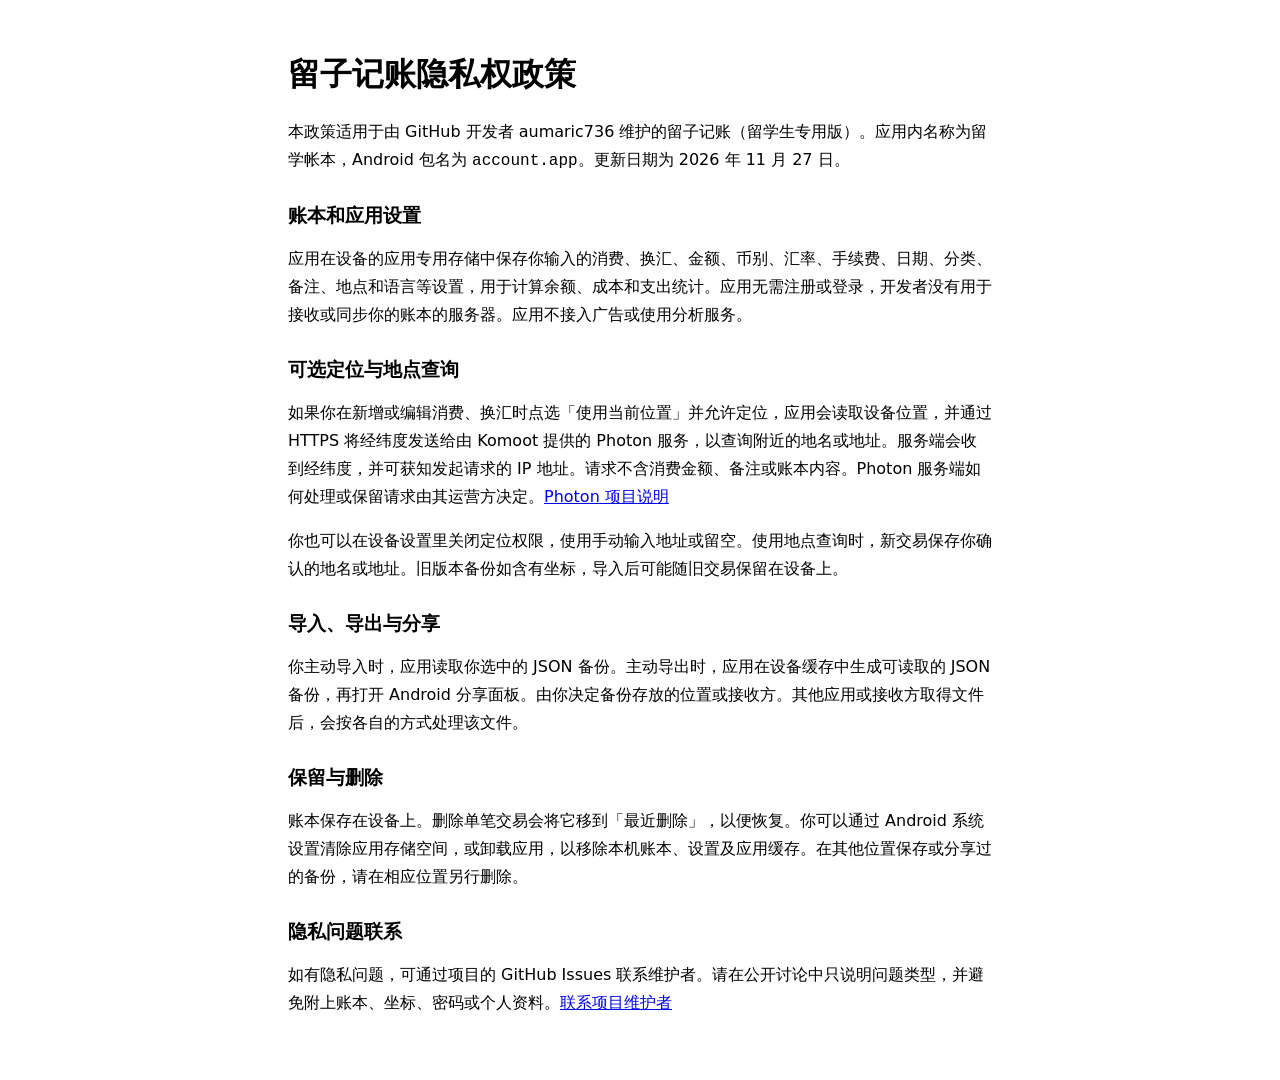
<file: docs/index.html>
<!doctype html>
<html lang="zh-Hans">
<head>
  <meta charset="utf-8">
  <meta name="viewport" content="width=device-width, initial-scale=1">
  <meta http-equiv="refresh" content="0; url=privacy.html">
  <title>留子记账隐私权政策</title>
</head>
<body>
  <main><a href="privacy.html">查看留子记账隐私权政策</a></main>
</body>
</html>
</file>
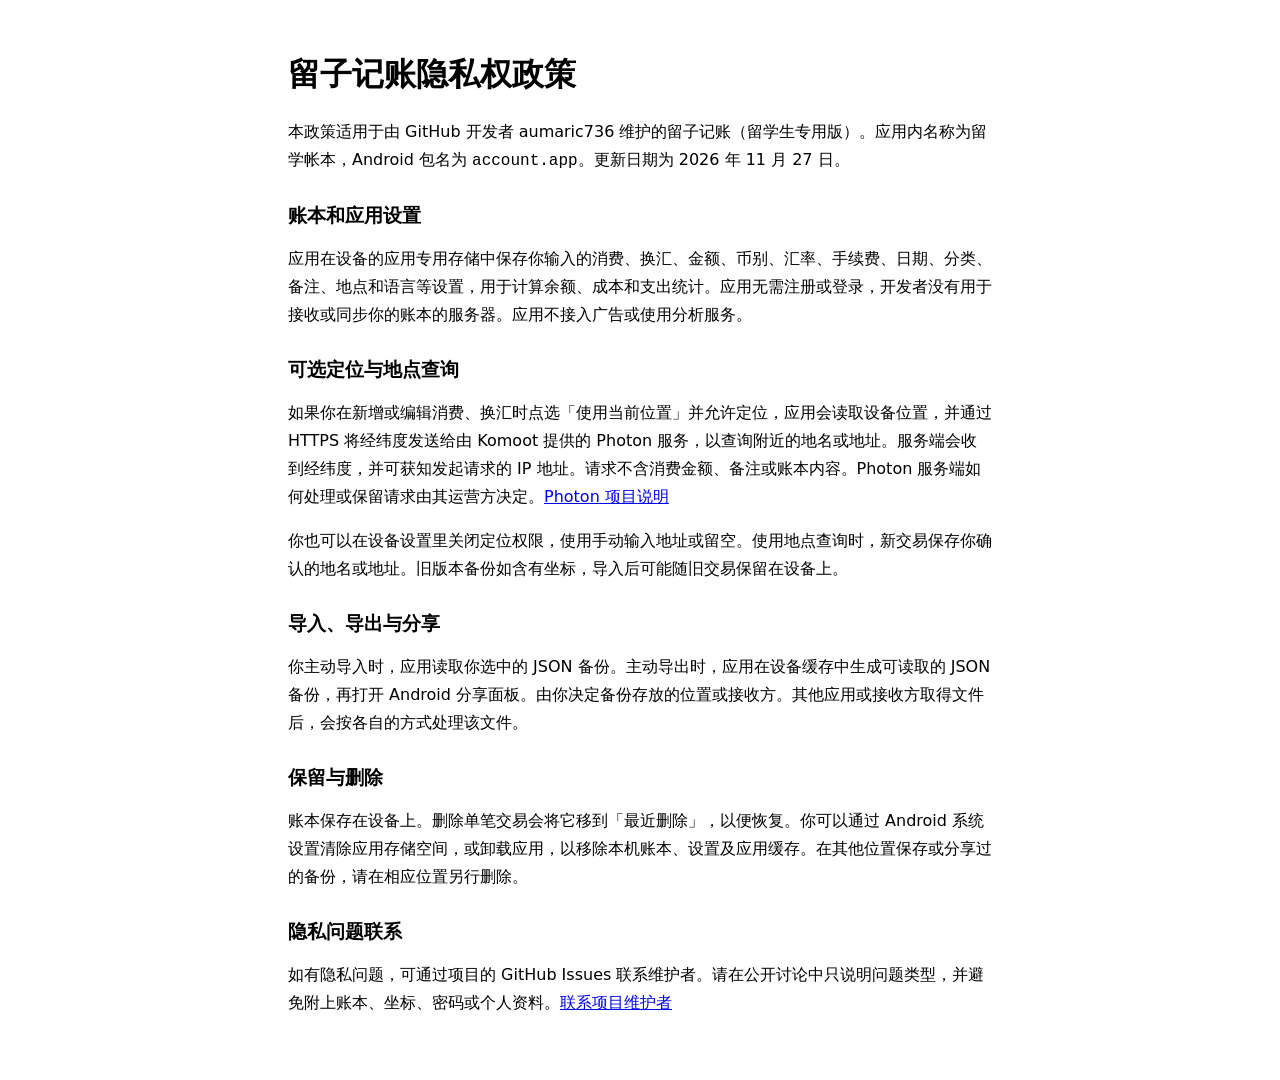
<file: docs/privacy.html>
<!doctype html>
<html lang="zh-Hans">
<head>
  <meta charset="utf-8">
  <meta name="viewport" content="width=device-width, initial-scale=1">
  <title>留子记账隐私权政策</title>
  <style>
    html { color-scheme: light dark }
    body { margin: 0 auto; max-width: 44rem; padding: 2rem 1.25rem 3rem; font: 1rem/1.75 system-ui, sans-serif }
    h1, h2 { line-height: 1.35 }
    h2 { margin-top: 1.75rem; font-size: 1.2rem }
    a { overflow-wrap: anywhere }
  </style>
</head>
<body>
  <main>
    <h1>留子记账隐私权政策</h1>
    <p>本政策适用于由 GitHub 开发者 aumaric736 维护的留子记账（留学生专用版）。应用内名称为留学帐本，Android 包名为 <code>account.app</code>。更新日期为 <time datetime="2026-11-27">2026 年 11 月 27 日</time>。</p>

    <h2>账本和应用设置</h2>
    <p>应用在设备的应用专用存储中保存你输入的消费、换汇、金额、币别、汇率、手续费、日期、分类、备注、地点和语言等设置，用于计算余额、成本和支出统计。应用无需注册或登录，开发者没有用于接收或同步你的账本的服务器。应用不接入广告或使用分析服务。</p>

    <h2>可选定位与地点查询</h2>
    <p>如果你在新增或编辑消费、换汇时点选「使用当前位置」并允许定位，应用会读取设备位置，并通过 HTTPS 将经纬度发送给由 Komoot 提供的 Photon 服务，以查询附近的地名或地址。服务端会收到经纬度，并可获知发起请求的 IP 地址。请求不含消费金额、备注或账本内容。Photon 服务端如何处理或保留请求由其运营方决定。<a href="https://github.com/komoot/photon">Photon 项目说明</a></p>
    <p>你也可以在设备设置里关闭定位权限，使用手动输入地址或留空。使用地点查询时，新交易保存你确认的地名或地址。旧版本备份如含有坐标，导入后可能随旧交易保留在设备上。</p>

    <h2>导入、导出与分享</h2>
    <p>你主动导入时，应用读取你选中的 JSON 备份。主动导出时，应用在设备缓存中生成可读取的 JSON 备份，再打开 Android 分享面板。由你决定备份存放的位置或接收方。其他应用或接收方取得文件后，会按各自的方式处理该文件。</p>

    <h2>保留与删除</h2>
    <p>账本保存在设备上。删除单笔交易会将它移到「最近删除」，以便恢复。你可以通过 Android 系统设置清除应用存储空间，或卸载应用，以移除本机账本、设置及应用缓存。在其他位置保存或分享过的备份，请在相应位置另行删除。</p>

    <h2>隐私问题联系</h2>
    <p>如有隐私问题，可通过项目的 GitHub Issues 联系维护者。请在公开讨论中只说明问题类型，并避免附上账本、坐标、密码或个人资料。<a href="https://github.com/aumaric736/Accounting-software/issues">联系项目维护者</a></p>
  </main>
</body>
</html>
</file>
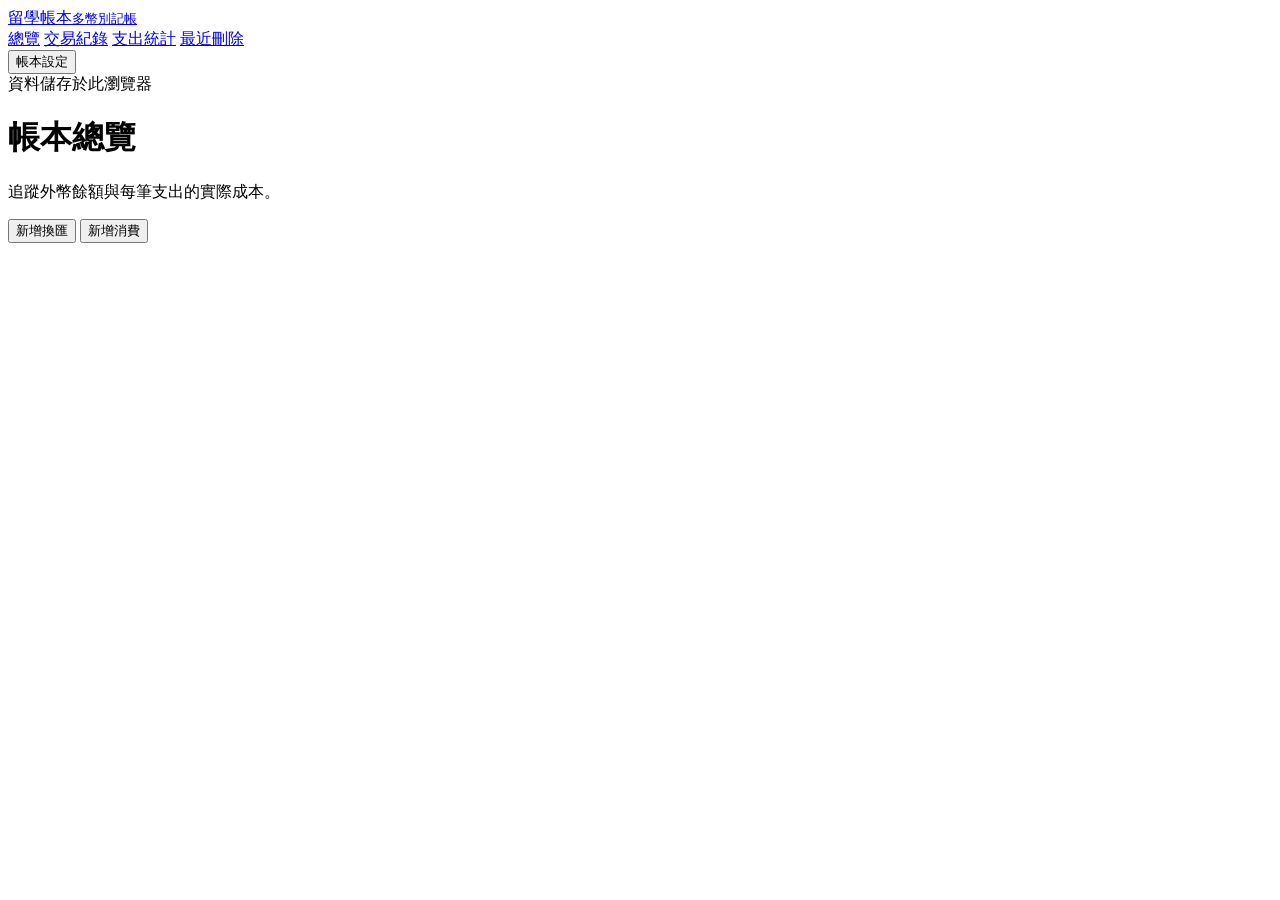
<file: src/ledger.html>
<!DOCTYPE html>
<html lang="zh-Hant">
<head>
  <meta charset="utf-8">
  <meta name="viewport" content="width=device-width, initial-scale=1">
  <meta name="theme-color" content="#19152b">
  <title>留學帳本｜多幣別記帳</title>
  <style>/* LEDGER_STYLES */</style>
</head>
<body>
  <div class="app">
    <aside class="sidebar" aria-label="帳本導覽">
      <a class="brand" href="#overview" aria-label="留學帳本總覽">
        <span class="brand-mark" data-icon="brand"></span>
        <span>留學帳本<small>多幣別記帳</small></span>
      </a>
      <nav class="nav" aria-label="主要頁面">
        <a href="#overview" data-page="overview"><span data-icon="grid"></span>總覽</a>
        <a href="#history" data-page="history"><span data-icon="list"></span>交易紀錄</a>
        <a href="#reports" data-page="reports"><span data-icon="chart"></span>支出統計</a>
        <a href="#deleted" data-page="deleted"><span data-icon="trash"></span>最近刪除</a>
      </nav>
      <div class="sidebar-bottom">
        <button type="button" class="settings-link" id="open-settings"><span data-icon="settings"></span>帳本設定</button>
        <div class="storage-state"><span></span><span id="storage-label">資料儲存於此瀏覽器</span></div>
      </div>
    </aside>

    <main class="main">
      <div class="workspace">
        <header class="page-header">
          <div>
            <h1 id="page-title">帳本總覽</h1>
            <p id="page-caption">追蹤外幣餘額與每筆支出的實際成本。</p>
          </div>
          <div class="page-actions" id="page-actions">
            <button type="button" class="button secondary" id="new-exchange"><span data-icon="exchange"></span>新增換匯</button>
            <button type="button" class="button primary" id="new-expense"><span data-icon="plus"></span>新增消費</button>
          </div>
        </header>
        <div id="notice" class="notice" role="status" hidden></div>
        <div id="view"></div>
      </div>
    </main>
  </div>

  <dialog id="transaction-dialog" aria-labelledby="transaction-title">
    <form id="transaction-form" novalidate>
      <div class="dialog-head">
        <div><h2 id="transaction-title"></h2><p id="transaction-caption"></p></div>
        <button type="button" class="icon-button" data-close aria-label="關閉"><span data-icon="close"></span></button>
      </div>
      <div class="dialog-body">
        <div class="form-grid" id="transaction-fields"></div>
        <div class="form-preview" id="transaction-preview" hidden aria-live="polite"></div>
        <p class="form-error" id="transaction-error" role="alert" hidden></p>
      </div>
      <div class="dialog-footer">
        <button type="button" class="button secondary" data-close>取消</button>
        <button type="submit" class="button primary" id="save-transaction">儲存交易</button>
      </div>
    </form>
  </dialog>

  <dialog id="settings-dialog" aria-labelledby="settings-title">
    <div class="dialog-head">
      <div><h2 id="settings-title">帳本設定</h2><p>管理我的帳本與本機備份。</p></div>
      <button type="button" class="icon-button" data-close aria-label="關閉"><span data-icon="close"></span></button>
    </div>
    <div class="dialog-body settings-body">
      <label class="field"><span>基準貨幣</span><select id="base-currency"></select></label>
      <p class="field-help" id="base-help"></p>
      <div class="settings-divider">
        <h3>備份與還原</h3>
        <p>下載的 JSON 檔可在其他瀏覽器或裝置上匯入。</p>
        <div class="settings-actions">
          <button type="button" class="button secondary" id="export-data"><span data-icon="download"></span>匯出備份</button>
          <button type="button" class="button secondary" id="import-data"><span data-icon="upload"></span>匯入備份</button>
          <input type="file" id="backup-file" accept=".json,application/json" hidden>
        </div>
      </div>
      <p class="form-error" id="settings-error" role="alert" hidden></p>
    </div>
    <div class="dialog-footer"><button type="button" class="button primary" data-close>完成</button></div>
  </dialog>

  <dialog id="confirm-dialog" aria-labelledby="confirm-title">
    <div class="dialog-head"><div><h2 id="confirm-title"></h2><p id="confirm-caption"></p></div>
      <button type="button" class="icon-button" data-close aria-label="關閉"><span data-icon="close"></span></button></div>
    <div class="dialog-footer">
      <button type="button" class="button secondary" data-close autofocus>取消</button>
      <button type="button" class="button danger" id="confirm-action"></button>
    </div>
  </dialog>
  <noscript><p class="notice">請在瀏覽器中啟用 JavaScript 以使用留學帳本。</p></noscript>
  <script>
  /* LEDGER_CORE */
  /* LEDGER_FLAGS */
  /* LEDGER_UI */
  </script>
</body>
</html>
</file>
